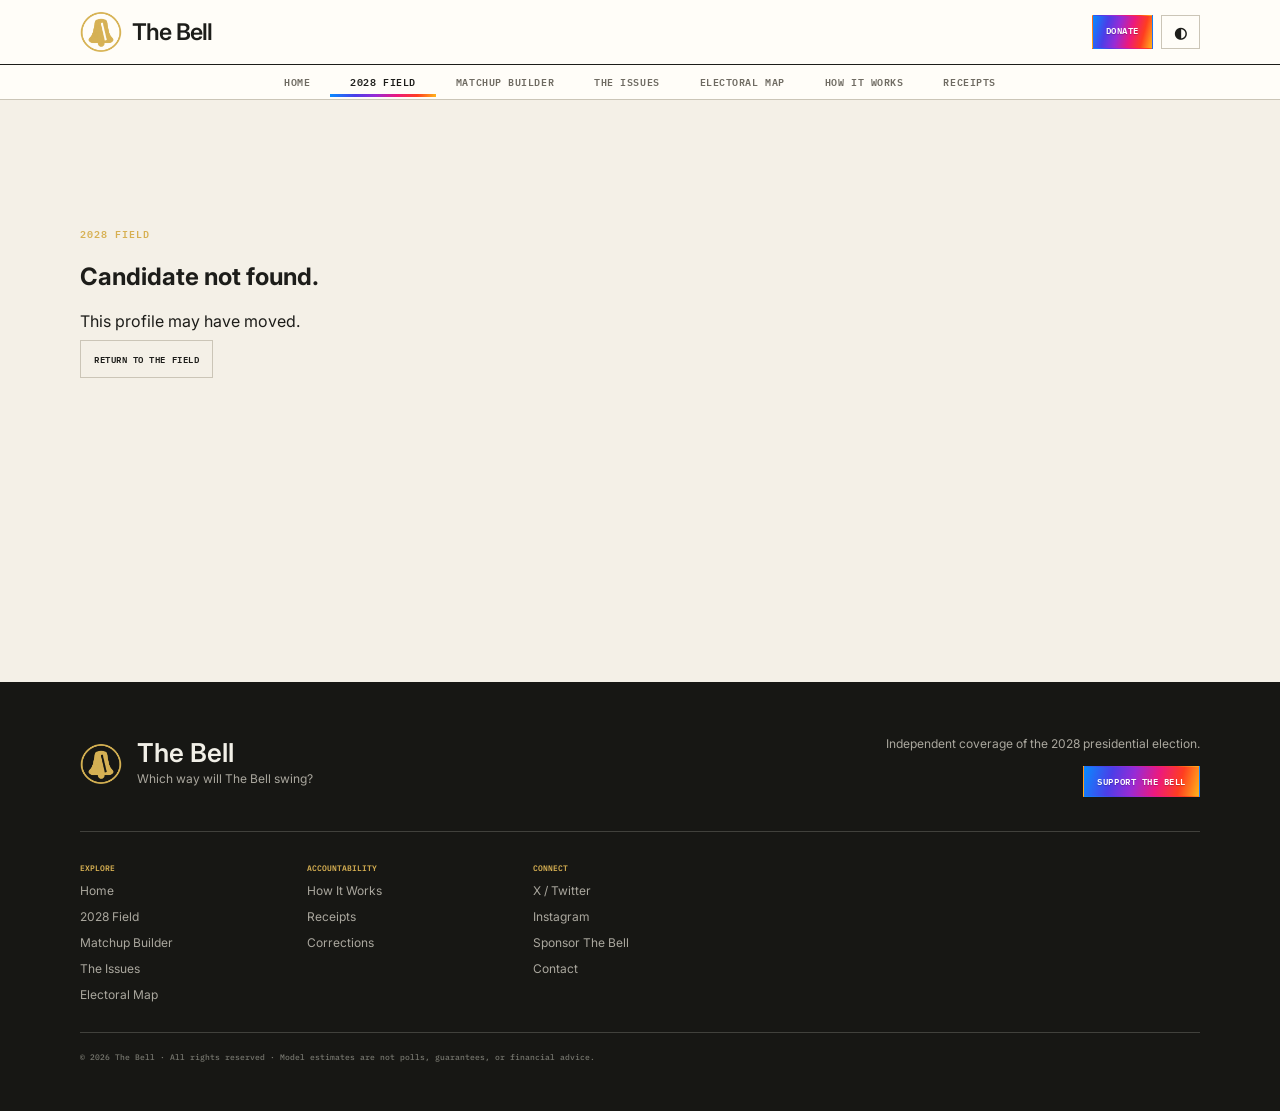
<file: candidate.html>
<!doctype html>
<html lang="en"><head>
  <meta charset="utf-8"><meta name="viewport" content="width=device-width,initial-scale=1">
  <script async src="https://pagead2.googlesyndication.com/pagead/js/adsbygoogle.js?client=ca-pub-7473608031793797" crossorigin="anonymous"></script>
  <title>2028 Candidate Profile | The Bell</title>
  <meta name="description" content="Candidate background, polling, market odds, Bell Rank, and current 2028 race status from The Bell.">
  <meta property="og:title" content="2028 Candidate Profile | The Bell"><meta property="og:description" content="The Bell’s live read of the 2028 presidential field."><meta property="og:image" content="https://thebell.vote/og-rebrand.png"><meta name="twitter:card" content="summary_large_image">
  <link rel="icon" type="image/png" sizes="32x32" href="/favicon-32-v4.png"><link rel="icon" type="image/png" sizes="16x16" href="/favicon-16-v4.png"><link rel="apple-touch-icon" sizes="180x180" href="/apple-touch-icon-v4.png"><link rel="manifest" href="/site.webmanifest"><meta name="theme-color" content="#171714"><link rel="preconnect" href="https://fonts.googleapis.com"><link href="https://fonts.googleapis.com/css2?family=Inter:wght@400;500;600&family=IBM+Plex+Mono:wght@500;600&display=swap" rel="stylesheet"><link rel="stylesheet" href="/assets/styles.css?v=20260821-profile-layout">
</head><body data-page="candidate"><div id="site-header"></div><main class="page candidate-profile-page"><div class="shell" id="candidate-profile"><div class="profile-loading">Loading candidate profile…</div></div></main><div id="site-footer"></div><script src="/assets/app.js?v=20260821-candidate-profiles"></script></body></html>
</file>
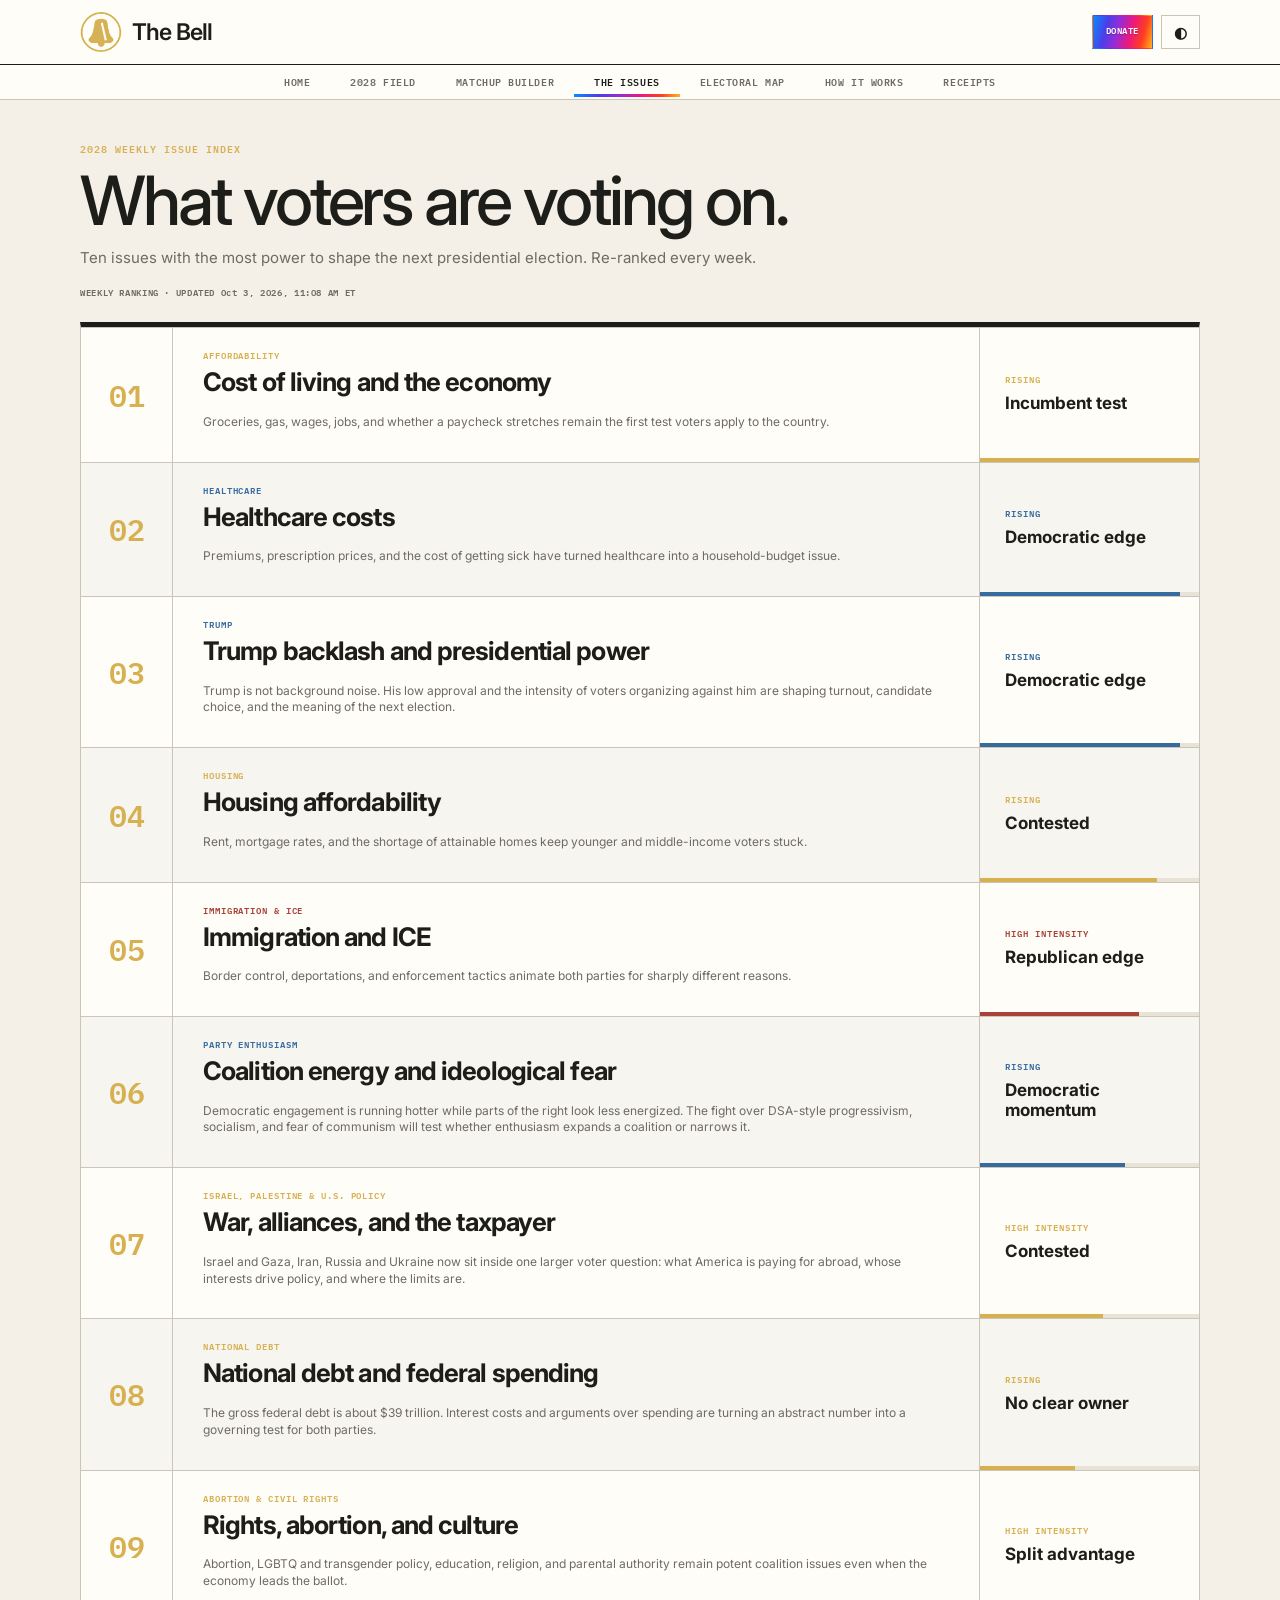
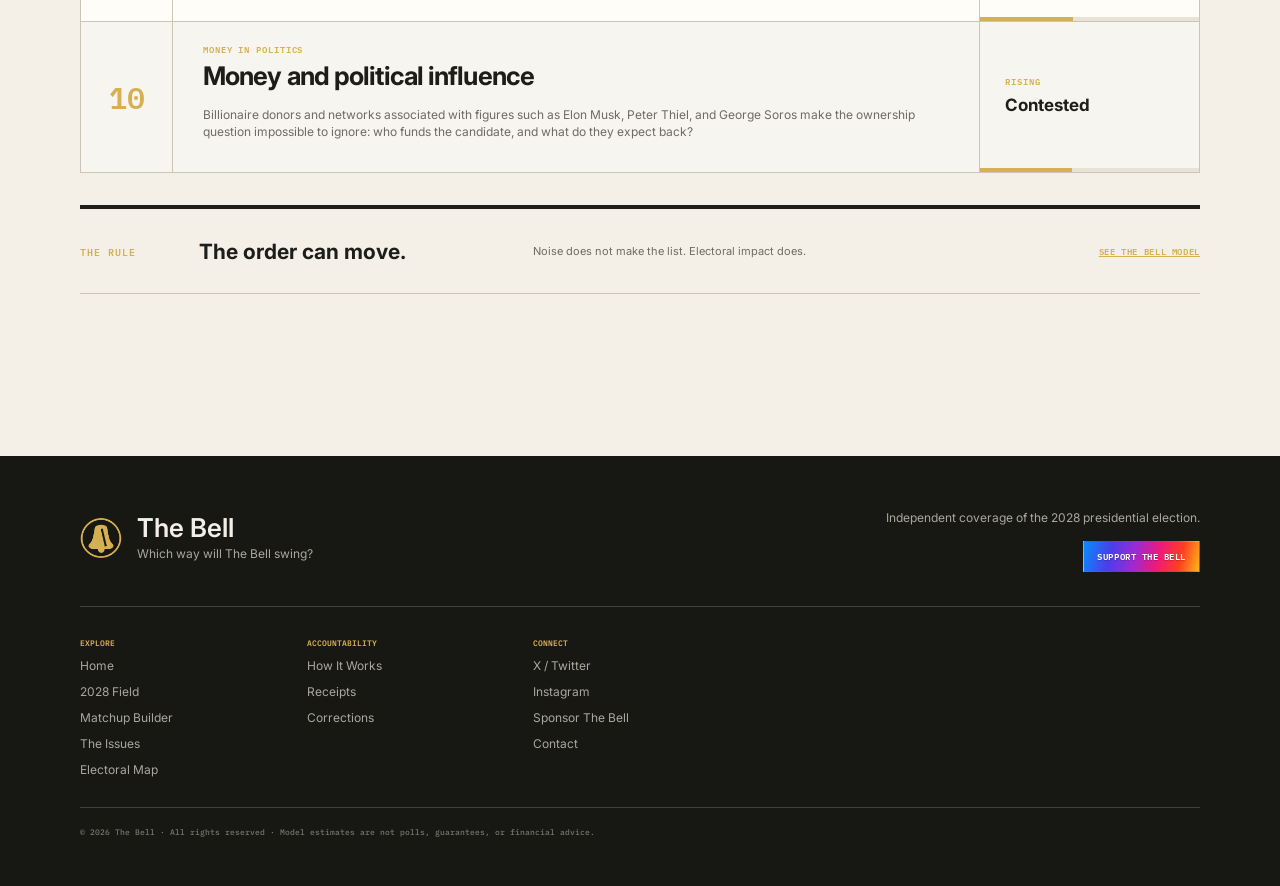
<file: issues.html>
<!doctype html>
<html lang="en">
<head>
  <meta charset="utf-8">
  <meta name="viewport" content="width=device-width,initial-scale=1">
  <script async src="https://pagead2.googlesyndication.com/pagead/js/adsbygoogle.js?client=ca-pub-7473608031793797" crossorigin="anonymous"></script>
  <title>The Issues | The Bell</title>
  <meta name="description" content="The Bell's live ranking of the issues shaping the 2028 presidential election.">
  <link rel="canonical" href="https://thebell.vote/issues.html">
  <meta property="og:title" content="The Issues | The Bell">
  <meta property="og:description" content="What voters are voting on. Ranked by electoral weight, not online noise.">
  <meta property="og:image" content="https://thebell.vote/og-rebrand.png">
  <meta property="og:url" content="https://thebell.vote/issues.html">
  <meta name="twitter:card" content="summary_large_image">
  <link rel="icon" type="image/png" sizes="32x32" href="/favicon-32-v4.png">
  <link rel="icon" type="image/png" sizes="16x16" href="/favicon-16-v4.png">
  <link rel="apple-touch-icon" sizes="180x180" href="/apple-touch-icon-v4.png">
  <link rel="manifest" href="/site.webmanifest">
  <meta name="theme-color" content="#171714">
  <link rel="preconnect" href="https://fonts.googleapis.com">
  <link href="https://fonts.googleapis.com/css2?family=Inter:wght@400;500;600&family=IBM+Plex+Mono:wght@500;600&display=swap" rel="stylesheet">
  <link rel="stylesheet" href="/assets/styles.css">
</head>
<body data-page="issues">
  <div id="site-header"></div>
  <main class="page">
    <article class="shell issues-page">
      <header class="page-intro issues-intro">
        <div class="eyebrow">2028 Weekly Issue Index</div>
        <h1>What voters are voting on.</h1>
        <p>Ten issues with the most power to shape the next presidential election. Re-ranked every week.</p>
        <div class="page-updated">WEEKLY RANKING · UPDATED <span id="issues-updated">LOADING</span></div>
      </header>

      <section class="issues-board" id="issues-board" aria-live="polite"></section>

      <section class="issues-rule">
        <span class="eyebrow">The rule</span>
        <strong>The order can move.</strong>
        <p>Noise does not make the list. Electoral impact does.</p>
        <a href="/methodology.html">See The Bell Model</a>
      </section>
      <div id="data-error" class="data-error" aria-live="polite"></div>
    </article>
  </main>
  <div id="site-footer"></div>
  <script src="/assets/app.js"></script>
</body>
</html>
</file>
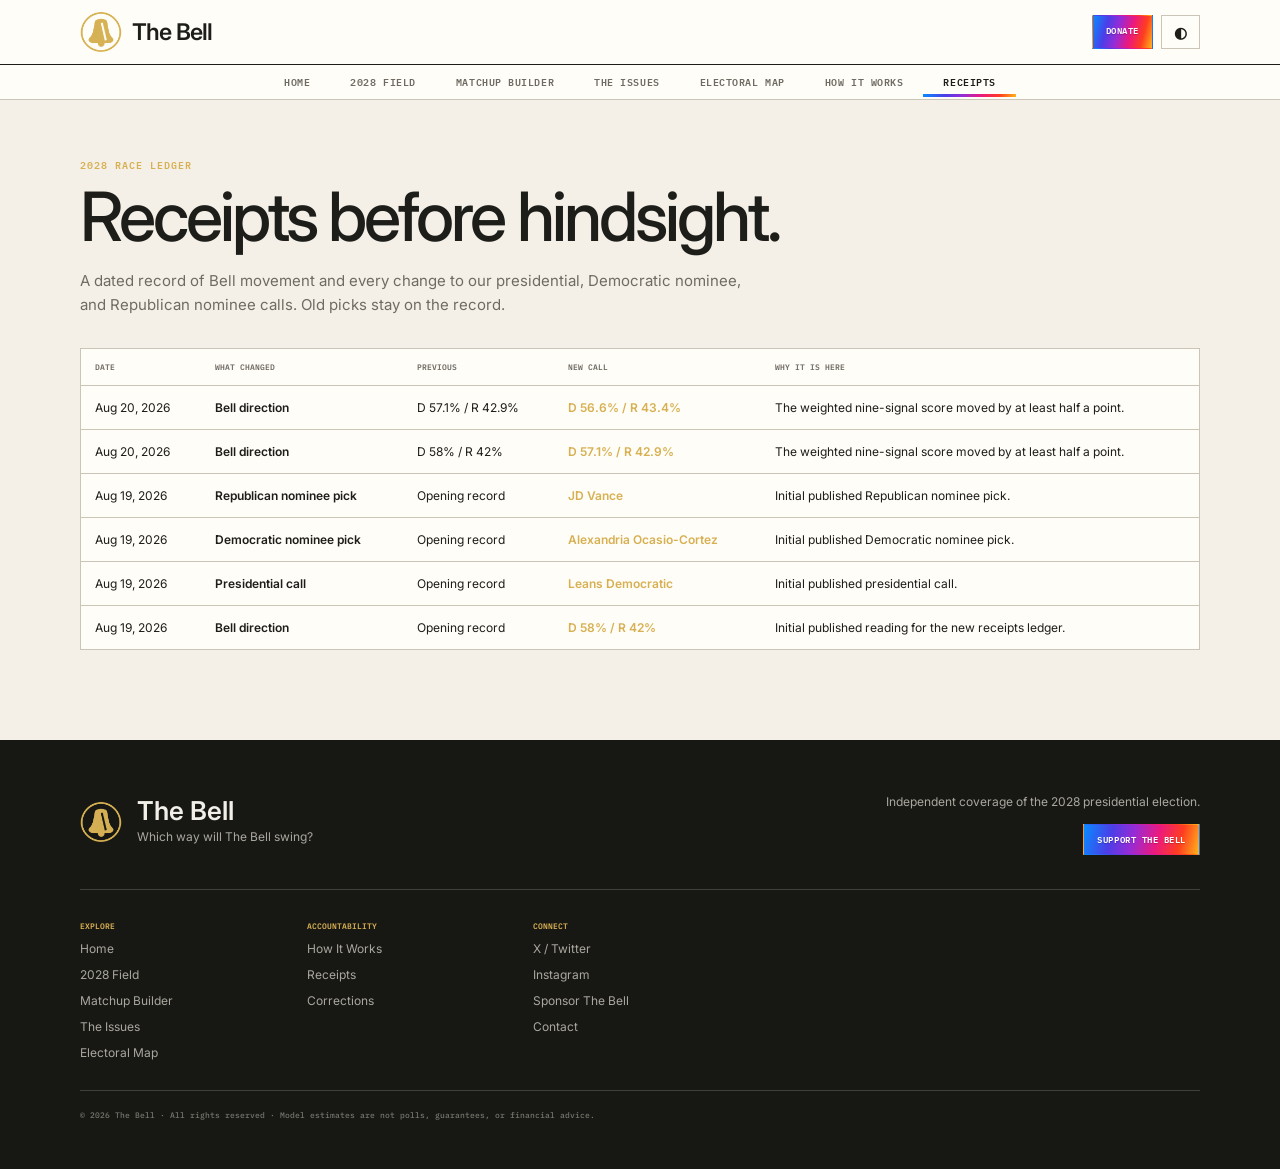
<file: ledger.html>
<!doctype html>
<html lang="en"><head>
  <meta charset="utf-8"><meta name="viewport" content="width=device-width,initial-scale=1">
  <script async src="https://pagead2.googlesyndication.com/pagead/js/adsbygoogle.js?client=ca-pub-7473608031793797" crossorigin="anonymous"></script>
  <title>2028 Race Ledger | The Bell</title>
  <meta name="description" content="A timestamped record of every material change to The Bell's 2028 presidential election reading.">
  <link rel="canonical" href="https://thebell.vote/ledger.html">
  <meta property="og:title" content="2028 Race Ledger | The Bell"><meta property="og:description" content="The calls stay on the record. Follow material changes to The Bell's 2028 election reading."><meta property="og:image" content="https://thebell.vote/og-rebrand.png"><meta property="og:url" content="https://thebell.vote/ledger.html"><meta name="twitter:card" content="summary_large_image">
  <link rel="icon" type="image/png" sizes="32x32" href="/favicon-32-v4.png"><link rel="icon" type="image/png" sizes="16x16" href="/favicon-16-v4.png"><link rel="apple-touch-icon" sizes="180x180" href="/apple-touch-icon-v4.png"><link rel="manifest" href="/site.webmanifest"><meta name="theme-color" content="#171714"><link rel="preconnect" href="https://fonts.googleapis.com"><link href="https://fonts.googleapis.com/css2?family=Inter:wght@400;500;600&family=IBM+Plex+Mono:wght@500;600&display=swap" rel="stylesheet"><link rel="stylesheet" href="/assets/styles.css">
</head><body data-page="ledger"><div id="site-header"></div><main class="page"><div class="shell"><header class="page-intro"><div class="eyebrow">2028 Race Ledger</div><h1>Receipts before hindsight.</h1><p>A dated record of Bell movement and every change to our presidential, Democratic nominee, and Republican nominee calls. Old picks stay on the record.</p></header><div id="ledger-body"></div></div></main><div id="site-footer"></div><script src="/assets/app.js"></script></body></html>
</file>
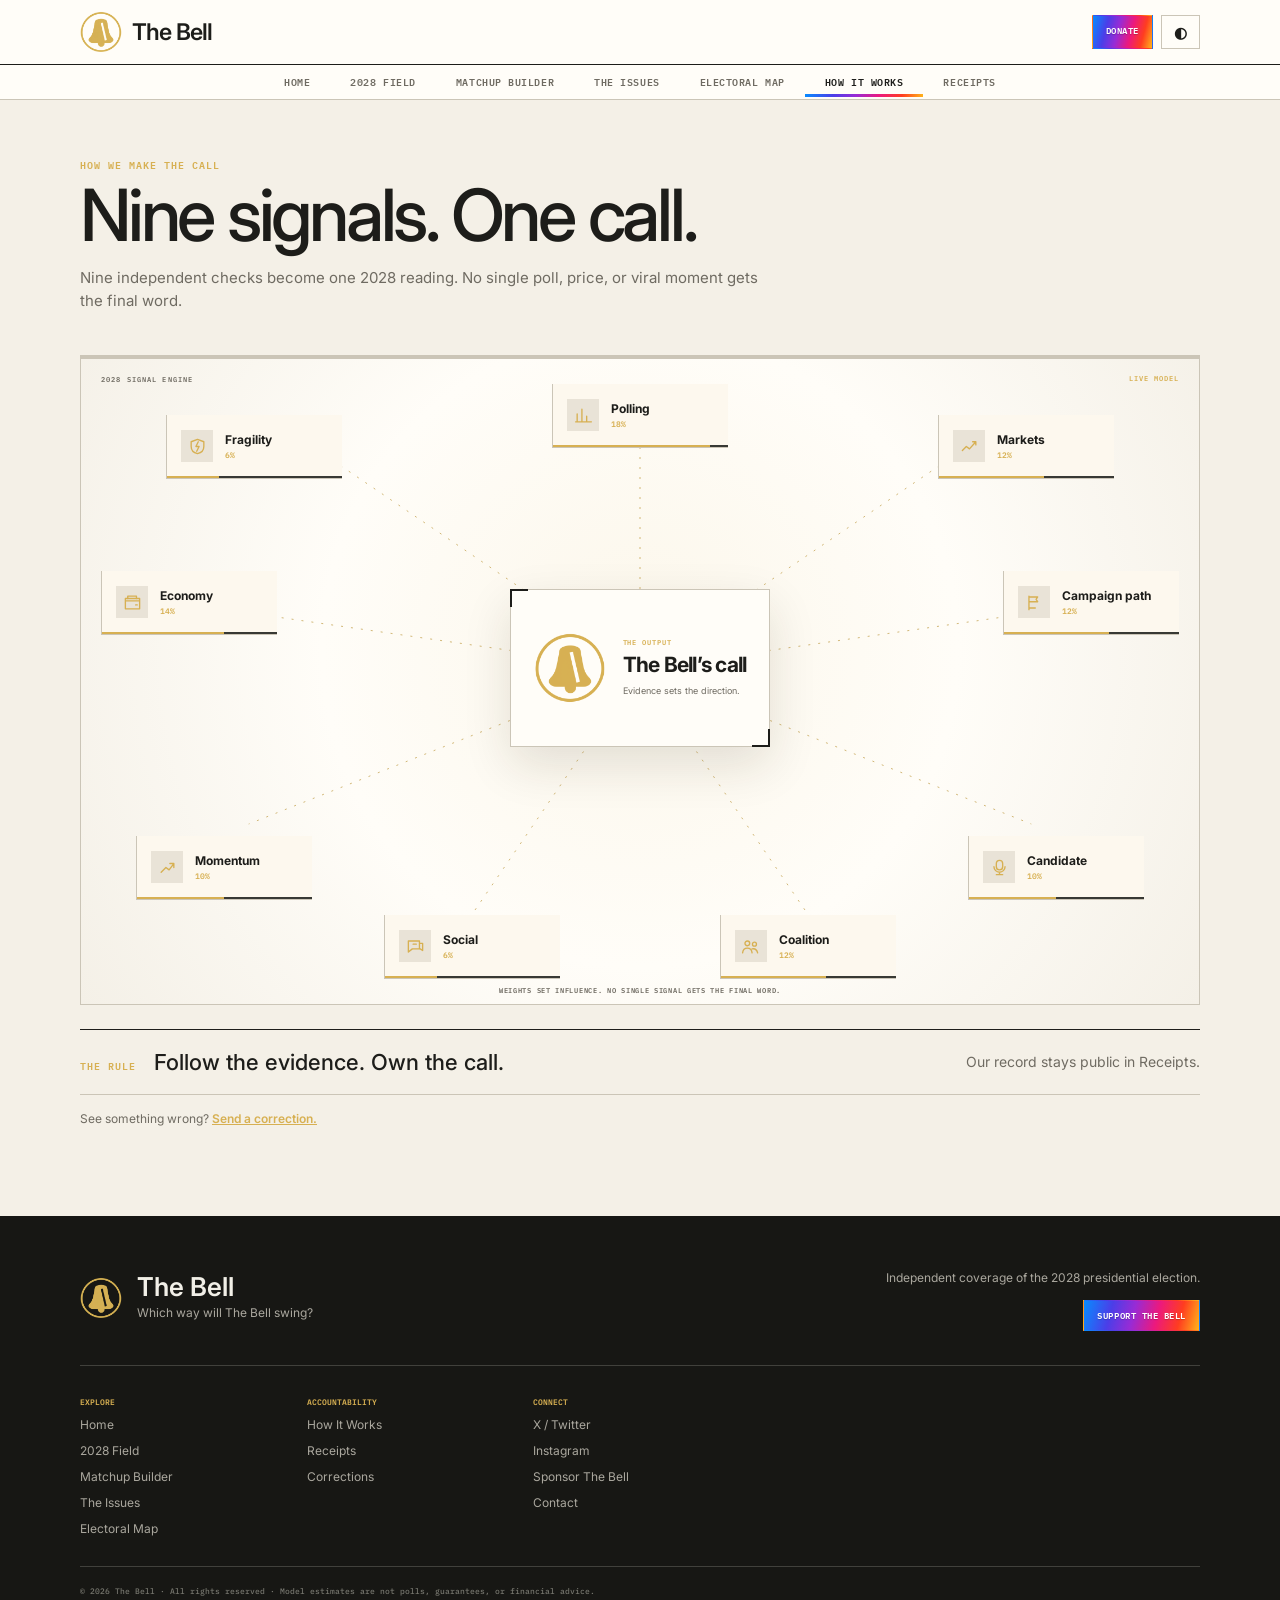
<file: methodology.html>
<!doctype html>
<html lang="en">
<head>
  <meta charset="utf-8">
  <meta name="viewport" content="width=device-width,initial-scale=1">
  <script async src="https://pagead2.googlesyndication.com/pagead/js/adsbygoogle.js?client=ca-pub-7473608031793797" crossorigin="anonymous"></script>
  <title>How It Works | The Bell</title>
  <meta name="description" content="How The Bell reads the 2028 presidential election.">
  <link rel="canonical" href="https://thebell.vote/methodology.html">
  <meta property="og:title" content="How The Bell Works | 2028 Election Tracker">
  <meta property="og:description" content="A plain-English guide to election-market percentages and The Bell's political reality check.">
  <meta property="og:image" content="https://thebell.vote/og-rebrand.png">
  <meta property="og:url" content="https://thebell.vote/methodology.html">
  <meta name="twitter:card" content="summary_large_image">
  <link rel="icon" type="image/png" sizes="32x32" href="/favicon-32-v4.png">
  <link rel="icon" type="image/png" sizes="16x16" href="/favicon-16-v4.png">
  <link rel="apple-touch-icon" sizes="180x180" href="/apple-touch-icon-v4.png">
  <link rel="manifest" href="/site.webmanifest">
  <meta name="theme-color" content="#171714">
  <link rel="preconnect" href="https://fonts.googleapis.com">
  <link href="https://fonts.googleapis.com/css2?family=Inter:wght@400;500;600&family=IBM+Plex+Mono:wght@500;600&display=swap" rel="stylesheet">
  <link rel="stylesheet" href="/assets/styles.css">
</head>
<body data-page="methodology">
  <div id="site-header"></div>
  <main class="page">
    <article class="shell method method-visual">
      <header class="page-intro compact-intro">
        <div class="eyebrow">How we make the call</div>
        <h1>Nine signals. One call.</h1>
        <p>Nine independent checks become one 2028 reading. No single poll, price, or viral moment gets the final word.</p>
      </header>

      <section class="model-network" aria-label="The nine weighted signals in The Bell Model">
        <svg class="network-lines" viewBox="0 0 1000 620" preserveAspectRatio="none" aria-hidden="true">
          <g><path d="M500 310L500 75"/><path d="M500 310L770 105"/><path d="M500 310L875 250"/><path d="M500 310L850 465"/><path d="M500 310L650 555"/><path d="M500 310L350 555"/><path d="M500 310L150 465"/><path d="M500 310L125 250"/><path d="M500 310L230 105"/></g>
        </svg>

        <div class="model-core">
          <span class="model-bell-logo" role="img" aria-label="The Bell logo"></span>
          <span class="model-core-copy"><small>The output</small><strong>The Bell’s call</strong><p>Evidence sets the direction.</p></span>
        </div>

        <button type="button" class="signal-node node-1" data-number="01" data-title="Polling" data-weight="18%" data-description="National primary polling, head-to-heads, presidential approval, and the direction of each average."><span class="signal-icon"><svg viewBox="0 0 24 24"><path d="M4 20V10M10 20V4M16 20v-7M22 20H2"/></svg></span><span><b>Polling</b><small>18%</small></span></button>
        <button type="button" class="signal-node node-2" data-number="02" data-title="Markets" data-weight="12%" data-description="Fresh Polymarket and Kalshi prices, kept separate and compared with the rest of the evidence."><span class="signal-icon"><svg viewBox="0 0 24 24"><path d="m3 17 5-5 4 3 8-9M16 6h4v4"/></svg></span><span><b>Markets</b><small>12%</small></span></button>
        <button type="button" class="signal-node node-3" data-number="03" data-title="Campaign path" data-weight="12%" data-description="Fundraising, organization, endorsements, ballot access, and whether the primary calendar creates an opening."><span class="signal-icon"><svg viewBox="0 0 24 24"><path d="M5 21V4m0 1h11l-2 3 2 3H5M5 19h8"/></svg></span><span><b>Campaign path</b><small>12%</small></span></button>
        <button type="button" class="signal-node node-4" data-number="04" data-title="Candidate quality" data-weight="10%" data-description="Communication under pressure, interviews, debates, judgment, and performance in unscripted moments."><span class="signal-icon"><svg viewBox="0 0 24 24"><rect x="8" y="3" width="8" height="12" rx="4"/><path d="M5 11a7 7 0 0 0 14 0M12 18v3M8 21h8"/></svg></span><span><b>Candidate</b><small>10%</small></span></button>
        <button type="button" class="signal-node node-5" data-number="05" data-title="Coalition strength" data-weight="12%" data-description="Base intensity versus broad appeal. We ask whether a candidate can win the primary without shrinking the party, then hold that coalition in a general election."><span class="signal-icon"><svg viewBox="0 0 24 24"><circle cx="8" cy="8" r="3"/><circle cx="17" cy="9" r="2.5"/><path d="M2 20c.5-4 2.5-6 6-6s5.5 2 6 6M14 15c3.5-.8 6 1 7 5"/></svg></span><span><b>Coalition</b><small>12%</small></span></button>
        <button type="button" class="signal-node node-6" data-number="06" data-title="Social sentiment" data-weight="6%" data-description="Organic attention and real virality, separated from manufactured engagement and empty fame."><span class="signal-icon"><svg viewBox="0 0 24 24"><path d="M3 5h14v10H8l-5 4V5Z"/><path d="M9 9h4M18 8h3v9l-3-2"/></svg></span><span><b>Social</b><small>6%</small></span></button>
        <button type="button" class="signal-node node-7" data-number="07" data-title="Momentum" data-weight="10%" data-description="The direction and speed of change, separated from a candidate’s current level of support."><span class="signal-icon"><svg viewBox="0 0 24 24"><path d="M4 18 10 12l4 3 6-8M15 7h5v5"/></svg></span><span><b>Momentum</b><small>10%</small></span></button>
        <button type="button" class="signal-node node-8" data-number="08" data-title="Economic backdrop" data-weight="14%" data-description="Approval, inflation, jobs, income, and what voters are feeling in their everyday lives."><span class="signal-icon"><svg viewBox="0 0 24 24"><path d="M3 7h18v13H3zM3 10h18M16 15h2"/><path d="M6 7V4h11v3"/></svg></span><span><b>Economy</b><small>14%</small></span></button>
        <button type="button" class="signal-node node-9" data-number="09" data-title="Fragility" data-weight="6%" data-description="The weakness most likely to break a candidacy, plus whether the candidate is positioned as an insider or insurgent."><span class="signal-icon"><svg viewBox="0 0 24 24"><path d="M12 3 4 6v6c0 5 3.5 8 8 9 4.5-1 8-4 8-9V6l-8-3Z"/><path d="m13 6-3 6h4l-3 6"/></svg></span><span><b>Fragility</b><small>6%</small></span></button>

        <p class="network-caption">Weights set influence. No single signal gets the final word.</p>
      </section>

      <section class="method-bottom">
        <div><span class="eyebrow">The rule</span><h2>Follow the evidence. Own the call.</h2></div>
        <p>Our record stays public in Receipts.</p>
      </section>

      <div class="correction-line">See something wrong? <a href="mailto:libertybellvote@gmail.com?subject=Correction">Send a correction.</a></div>
    </article>
  </main>
  <div id="site-footer"></div>
  <script src="/assets/app.js"></script>
</body>
</html>
</file>
<file: assets/styles.css>
:root{--bg:#f4f0e7;--surface:#fffdf8;--ink:#1d1d1a;--muted:#6f6b62;--line:#cbc5b7;--soft:#e9e3d7;--red:#a94339;--blue:#376b9f;--gold:#d7b052;--green:#317653;--bell-spectrum:linear-gradient(105deg,#078cff 0%,#4b3ee8 24%,#982bd5 43%,#ec197d 63%,#ff3d20 82%,#ffb51b 100%);--shadow:0 12px 35px rgba(34,31,24,.08);--serif:Georgia,"Times New Roman",serif;--sans:Inter,Arial,sans-serif;--mono:"IBM Plex Mono",monospace}
body.dark{--bg:#111210;--surface:#191a18;--ink:#eeece4;--muted:#aaa79e;--line:#3d3e39;--soft:#252622;--red:#d36157;--blue:#72a0d1;--gold:#d7b052;--green:#69ad85;--shadow:none}
*{box-sizing:border-box}html{scroll-behavior:smooth}body{margin:0;background:var(--bg);color:var(--ink);font-family:var(--sans);-webkit-font-smoothing:antialiased;transition:background .2s,color .2s}a{color:inherit}button,input{font:inherit}.shell{width:min(1120px,calc(100% - 44px));margin:auto}.mono{font-family:var(--mono);font-variant-numeric:tabular-nums}.eyebrow{font:600 10px/1.2 var(--mono);letter-spacing:.1em;text-transform:uppercase;color:var(--gold)}.muted{color:var(--muted)}
.utility{border-bottom:1px solid var(--line);font:500 9px/31px var(--mono);letter-spacing:.07em;text-transform:uppercase;color:var(--muted)}.utility .shell{display:flex;justify-content:space-between}.live{display:flex;align-items:center;gap:8px;color:var(--ink)}.live:before{content:"";width:6px;height:6px;border-radius:50%;background:var(--red)}
.masthead{background:var(--surface)}.masthead-main{min-height:105px;display:grid;grid-template-columns:1fr auto 1fr;align-items:center;gap:24px}.brand{text-align:center;text-decoration:none}.brand-name{font:400 clamp(31px,4.5vw,48px)/1 var(--serif);letter-spacing:-.035em}.brand-formal{display:block;margin-top:8px;font:500 8px/1 var(--mono);letter-spacing:.12em;text-transform:uppercase;color:var(--muted)}.mast-note{font:500 10px/1.6 var(--mono);color:var(--muted)}.mast-actions{display:flex;justify-content:flex-end;gap:8px}.btn,.theme-toggle{border:1px solid var(--line);background:transparent;color:var(--ink);padding:10px 13px;font:600 9px/1 var(--mono);letter-spacing:.06em;text-transform:uppercase;text-decoration:none;cursor:pointer}.btn.primary{background:var(--ink);border-color:var(--ink);color:var(--surface)}.theme-toggle{width:39px;padding:0;font-size:15px}.btn:hover,.theme-toggle:hover{border-color:var(--gold);color:var(--gold)}
.nav{background:var(--surface);border-top:1px solid var(--ink);border-bottom:1px solid var(--line)}.nav .shell{display:flex;justify-content:center;overflow:auto}.nav a{padding:15px 22px;text-decoration:none;white-space:nowrap;font:600 10px/1 var(--mono);letter-spacing:.055em;text-transform:uppercase;color:var(--muted);border-bottom:2px solid transparent}.nav a:hover{color:var(--ink)}.nav a.active{color:var(--ink);border-bottom-color:var(--gold)}
.page{padding:58px 0 90px}.page-intro{max-width:760px;margin-bottom:46px}.page-intro h1{font:400 clamp(43px,6vw,68px)/1.02 var(--serif);letter-spacing:-.045em;margin:12px 0 18px}.page-intro p{font-size:18px;line-height:1.65;color:var(--muted);margin:0}.meta{font:500 10px/1.5 var(--mono);color:var(--muted);text-transform:uppercase}
.forecast-layout{display:grid;grid-template-columns:minmax(0,1.65fr) minmax(270px,.75fr);gap:50px}.forecast-card{background:var(--surface);border:1px solid var(--line);padding:35px;box-shadow:var(--shadow)}.forecast-top{display:flex;justify-content:space-between;align-items:end;gap:20px;padding-bottom:23px;border-bottom:1px solid var(--line)}.rating{font:400 clamp(30px,4vw,44px)/1 var(--serif)}.updated{text-align:right;font:500 9px/1.5 var(--mono);color:var(--muted);text-transform:uppercase}.probabilities{display:grid;grid-template-columns:1fr auto 1fr;gap:20px;align-items:center;margin:35px 0 25px}.party:last-child{text-align:right}.party-num{font:500 clamp(47px,7vw,76px)/.9 var(--mono);letter-spacing:-.08em}.party.dem .party-num{color:var(--blue)}.party.rep .party-num{color:var(--red)}.party-name{margin-top:10px;font:600 10px/1 var(--mono);letter-spacing:.08em;text-transform:uppercase}.versus{font:500 9px/1 var(--mono);color:var(--muted)}.forecast-bar{height:12px;display:flex;background:var(--soft);position:relative}.forecast-bar .dem{background:var(--blue)}.forecast-bar .rep{background:var(--red)}.mid{position:absolute;left:50%;top:-4px;bottom:-4px;width:1px;background:var(--ink)}.forecast-explain{font-size:15px;line-height:1.65;color:var(--muted);margin:25px 0 0}.text-link{font:600 9px/1 var(--mono);letter-spacing:.06em;text-transform:uppercase;color:var(--gold)}
.sidebar-title,.section-title{font:400 25px/1.15 var(--serif);padding-bottom:12px;border-bottom:1px solid var(--ink);margin:0}.signal{padding:22px 0;border-bottom:1px solid var(--line)}.signal h3{font:600 17px/1.35 var(--sans);margin:8px 0}.signal p{font-size:13px;line-height:1.6;color:var(--muted);margin:0}.facts{display:grid;grid-template-columns:repeat(3,1fr);gap:18px;margin-top:26px}.fact{padding:20px;background:var(--soft)}.fact strong{display:block;font:500 25px/1 var(--mono)}.fact span{display:block;margin-top:7px;font:600 8px/1.4 var(--mono);text-transform:uppercase;letter-spacing:.07em;color:var(--muted)}
.section-block{margin-top:65px}.section-head{display:flex;justify-content:space-between;align-items:end;gap:25px;margin-bottom:26px}.section-head h2{font:400 35px/1.05 var(--serif);letter-spacing:-.03em;margin:0}.section-head p{max-width:500px;margin:0;font-size:14px;line-height:1.55;color:var(--muted)}.quick-grid{display:grid;grid-template-columns:repeat(3,1fr);gap:20px}.quick-card{background:var(--surface);border:1px solid var(--line);padding:24px;text-decoration:none;min-height:170px;display:flex;flex-direction:column}.quick-card h3{font:400 23px/1.15 var(--serif);margin:10px 0}.quick-card p{font-size:13px;line-height:1.55;color:var(--muted);margin:0}.quick-card span:last-child{margin-top:auto;padding-top:20px;font:600 9px/1 var(--mono);text-transform:uppercase;color:var(--gold)}
.party-switch{display:flex;gap:8px;margin-bottom:28px}.party-switch button{border:1px solid var(--line);background:var(--surface);color:var(--muted);padding:10px 16px;font:600 9px/1 var(--mono);text-transform:uppercase;cursor:pointer}.party-switch button.active{background:var(--ink);color:var(--surface);border-color:var(--ink)}.candidate-grid{display:grid;grid-template-columns:repeat(3,1fr);gap:25px}.candidate-card{background:var(--surface);border:1px solid var(--line);overflow:hidden;box-shadow:var(--shadow)}.candidate-photo{aspect-ratio:4/3;background:var(--soft);overflow:hidden;position:relative}.candidate-photo img{width:100%;height:100%;object-fit:cover;object-position:center 20%;filter:saturate(.8);transition:transform .3s}.candidate-card:hover img{transform:scale(1.02)}.standing{position:absolute;left:13px;top:13px;background:var(--surface);color:var(--ink);padding:7px 9px;font:600 9px/1 var(--mono);text-transform:uppercase;border:1px solid var(--line)}.candidate-body{padding:22px}.candidate-body h2{font:400 27px/1.1 var(--serif);margin:0}.role{font:500 9px/1.5 var(--mono);color:var(--muted);margin-top:5px}.candidate-metrics{display:grid;grid-template-columns:1fr 1fr 1fr;margin:20px 0;border-top:1px solid var(--line);border-bottom:1px solid var(--line)}.candidate-metric{padding:13px 7px}.candidate-metric+ .candidate-metric{border-left:1px solid var(--line)}.candidate-metric strong{display:block;font:500 18px/1 var(--mono)}.candidate-metric span{font:500 7px/1 var(--mono);text-transform:uppercase;color:var(--muted)}.pulse.up{color:var(--green)}.pulse.down{color:var(--red)}.candidate-take{font-size:13px;line-height:1.55;margin:0}.candidate-details{margin-top:16px}.candidate-details summary{cursor:pointer;font:600 9px/1 var(--mono);text-transform:uppercase;color:var(--gold)}.candidate-details p{font-size:12px;line-height:1.55;color:var(--muted)}
.market-list{display:grid;gap:25px}.market-card{background:var(--surface);border:1px solid var(--line);padding:30px;display:grid;grid-template-columns:minmax(220px,.8fr) 1.2fr;gap:40px}.market-card h2{font:400 28px/1.15 var(--serif);margin:8px 0}.our-call{font-size:14px;line-height:1.6;color:var(--muted)}.outcome{display:grid;grid-template-columns:150px 1fr 55px;gap:12px;align-items:center;margin:11px 0;font-size:12px}.outcome-bar{height:8px;background:var(--soft)}.outcome-fill{display:block;height:100%;background:var(--gold)}.outcome-value{text-align:right;font:500 11px/1 var(--mono)}
.method{max-width:820px}.method h2{font:400 31px/1.1 var(--serif);margin:52px 0 18px;padding-top:18px;border-top:1px solid var(--ink)}.method p,.method li{font-size:16px;line-height:1.7}.method table{width:100%;border-collapse:collapse;margin:20px 0}.method th,.method td{text-align:left;padding:13px;border-bottom:1px solid var(--line)}.method th{font:600 9px/1 var(--mono);text-transform:uppercase}.formula{background:var(--ink);color:var(--surface);padding:22px;font:500 12px/1.8 var(--mono);overflow:auto}.notice{background:var(--soft);padding:22px;border-left:3px solid var(--gold)}
.ledger-scroll{overflow-x:auto}.ledger-table{width:100%;min-width:760px;border-collapse:collapse;background:var(--surface);border:1px solid var(--line)}.ledger-table th,.ledger-table td{text-align:left;padding:14px;border-bottom:1px solid var(--line);font-size:12px}.ledger-table th{font:600 8px/1 var(--mono);text-transform:uppercase;color:var(--muted)}.ledger-table td:first-child{white-space:nowrap}.ledger-table td strong{font-weight:600}.empty-state{padding:45px;text-align:center;color:var(--muted);background:var(--surface);border:1px solid var(--line)}
footer{border-top:1px solid var(--line);background:var(--surface);padding:38px 0}.footer-grid{display:grid;grid-template-columns:2fr repeat(3,1fr);gap:30px}.footer-name{font:400 28px/1 var(--serif)}.footer-col strong{font:600 8px/1 var(--mono);text-transform:uppercase;color:var(--gold)}.footer-col a{display:block;margin-top:11px;text-decoration:none;font-size:12px;color:var(--muted)}.copyright{margin-top:30px;padding-top:18px;border-top:1px solid var(--line);font:500 8px/1.5 var(--mono);color:var(--muted)}
@media(max-width:850px){.masthead-main{grid-template-columns:1fr auto}.mast-note{display:none}.brand{text-align:left}.forecast-layout{grid-template-columns:1fr}.candidate-grid{grid-template-columns:1fr 1fr}.market-card{grid-template-columns:1fr}.quick-grid{grid-template-columns:1fr 1fr}.footer-grid{grid-template-columns:1fr 1fr}.footer-name{grid-column:1/-1}}
@media(max-width:560px){.shell{width:calc(100% - 28px)}.utility .shell{justify-content:center}.utility span:last-child{display:none}.masthead-main{min-height:82px}.brand-name{font-size:30px}.mast-actions .btn{display:none}.nav .shell{width:100%;justify-content:flex-start}.nav a{padding:13px 15px}.page{padding:38px 0 65px}.page-intro{margin-bottom:32px}.page-intro h1{font-size:44px}.forecast-card{padding:22px}.forecast-top{display:block}.updated{text-align:left;margin-top:12px}.probabilities{gap:8px}.party-num{font-size:38px}.facts{grid-template-columns:1fr}.quick-grid,.candidate-grid{grid-template-columns:1fr}.section-head{display:block}.section-head p{margin-top:10px}.outcome{grid-template-columns:105px 1fr 45px}.footer-grid{grid-template-columns:1fr 1fr}}

/* The Bell: visual market dashboard */
.bell-page{padding-top:42px}.bell-intro{display:grid;grid-template-columns:1.45fr .7fr;align-items:end;gap:55px;margin-bottom:30px}.bell-intro h1{font:400 clamp(53px,7.5vw,92px)/.85 var(--serif);letter-spacing:-.07em;margin:13px 0 0}.bell-intro-copy{border-left:1px solid var(--line);padding-left:28px}.bell-intro-copy p{font-size:15px;line-height:1.6;color:var(--muted)}
.bell-dashboard{display:grid;grid-template-columns:minmax(330px,.82fr) minmax(0,1.18fr);background:var(--surface);border:1px solid var(--ink);box-shadow:var(--shadow)}.bell-visual{min-height:505px;background:var(--ink);color:var(--surface);padding:28px;display:flex;flex-direction:column}.swing-label{font:600 10px/1 var(--mono);letter-spacing:.1em;text-transform:uppercase;color:var(--gold);text-align:center}.swing-stage{position:relative;flex:1;min-height:340px;border-bottom:1px solid #4d4d46;overflow:hidden}.swing-scale{position:absolute;inset:24px 8px auto;display:flex;justify-content:space-between;font:600 9px/1 var(--mono);letter-spacing:.09em;color:#85857d}.swing-scale:after{content:"";position:absolute;left:50%;top:22px;height:250px;border-left:1px dashed #4d4d46}.swing-arm{position:absolute;left:50%;top:48px;width:150px;height:285px;margin-left:-75px;transform-origin:50% 0;transition:transform .8s cubic-bezier(.25,.8,.25,1)}.swing-rope{position:absolute;left:50%;top:0;width:2px;height:150px;background:var(--gold)}.bell-shape{position:absolute;left:29px;top:139px;width:92px;height:105px;background:var(--gold);border-radius:46px 46px 12px 12px;clip-path:polygon(30% 0,70% 0,84% 18%,91% 75%,100% 90%,100% 100%,0 100%,0 90%,9% 75%,16% 18%)}.bell-shape:after{content:"";position:absolute;left:43px;bottom:-13px;width:18px;height:18px;border-radius:50%;background:var(--gold)}.bell-shape i{position:absolute;left:48px;top:27px;width:3px;height:68px;background:var(--ink);transform:rotate(-9deg);box-shadow:7px 31px 0 -1px var(--ink)}.swing-reading{text-align:center;padding-top:18px}.swing-reading strong{display:block;font:400 26px/1.1 var(--serif)}.swing-reading span{display:block;margin-top:7px;font:500 8px/1 var(--mono);letter-spacing:.08em;text-transform:uppercase;color:#96968e}
.bell-data{padding:38px}.bell-call{display:flex;justify-content:space-between;align-items:end;gap:20px;padding-bottom:20px;border-bottom:1px solid var(--line)}.bell-call h2{font:400 36px/1 var(--serif);margin:7px 0 0}.bell-data .probabilities{margin:32px 0 24px}.market-interpretation{margin-top:26px;background:var(--soft);border-left:3px solid var(--gold);padding:18px;font-size:13px;line-height:1.6}.market-interpretation strong{color:var(--ink)}
.market-tape{display:grid;grid-template-columns:repeat(4,1fr);border:1px solid var(--line);border-top:0;background:var(--surface)}.market-tape>div{padding:17px 20px}.market-tape>div+div{border-left:1px solid var(--line)}.market-tape strong{display:block;margin-top:4px;font:500 20px/1 var(--mono)}.tape-label{font:500 7px/1 var(--mono);letter-spacing:.08em;text-transform:uppercase;color:var(--muted)}
.bell-grid{display:grid;grid-template-columns:1fr 1fr .95fr;gap:22px;margin-top:48px}.board-panel,.context-panel{background:var(--surface);border:1px solid var(--line);padding:24px}.panel-head{display:flex;justify-content:space-between;align-items:end;gap:12px;padding-bottom:17px;border-bottom:1px solid var(--ink)}.panel-head h2,.context-panel h2{font:400 24px/1.1 var(--serif);margin:6px 0 0}.panel-head a{font:600 8px/1 var(--mono);text-transform:uppercase;color:var(--gold)}.field-line{display:grid;grid-template-columns:20px minmax(95px,1fr) 1fr 40px;align-items:center;gap:8px;padding:13px 0;border-bottom:1px solid var(--line);font-size:11px}.field-rank{font:500 9px/1 var(--mono);color:var(--muted)}.field-person{font-weight:600}.field-track{height:5px;background:var(--soft)}.field-track i{display:block;height:100%;background:var(--gold)}.field-line strong{text-align:right;font:500 10px/1 var(--mono)}.context-panel p{font-size:13px;line-height:1.6;color:var(--muted)}.context-panel hr{border:0;border-top:1px solid var(--line);margin:24px 0}
.why-return{display:grid;grid-template-columns:1fr 1.2fr;gap:60px;align-items:start;margin-top:62px;padding-top:38px;border-top:1px solid var(--ink)}.why-return h2{font:400 39px/1.08 var(--serif);letter-spacing:-.035em;margin:10px 0}.return-list p{display:grid;grid-template-columns:45px 1fr;gap:15px;margin:0;padding:14px 0;border-bottom:1px solid var(--line)}.return-list strong{font:500 12px/1 var(--mono);color:var(--gold)}.return-list span{font-size:14px}
@media(max-width:900px){.bell-intro{grid-template-columns:1fr}.bell-intro-copy{border-left:0;padding-left:0;max-width:650px}.bell-dashboard{grid-template-columns:1fr}.bell-visual{min-height:440px}.bell-grid{grid-template-columns:1fr 1fr}.context-panel{grid-column:1/-1}.why-return{grid-template-columns:1fr}.market-tape{grid-template-columns:1fr 1fr}.market-tape>div:nth-child(3){border-left:0;border-top:1px solid var(--line)}.market-tape>div:nth-child(4){border-top:1px solid var(--line)}}
@media(max-width:560px){.bell-intro h1{font-size:52px}.bell-dashboard{margin-left:-1px;margin-right:-1px}.bell-data{padding:23px}.bell-visual{min-height:410px}.swing-stage{min-height:300px}.swing-arm{top:42px}.bell-call{display:block}.bell-call .text-link{display:inline-block;margin-top:12px}.bell-grid{grid-template-columns:1fr}.context-panel{grid-column:auto}.market-tape{grid-template-columns:1fr 1fr}.why-return{gap:25px}}

/* Public-facing refinement */
:root{--serif:Inter,Arial,sans-serif}.masthead-main{min-height:84px;display:flex;justify-content:space-between}.brand{display:flex;align-items:center;gap:12px;text-align:left}.brand-name{font:600 26px/1 var(--sans);letter-spacing:-.035em}.brand-formal{margin-top:5px}.brand-mark-image{display:block;width:42px;height:42px;object-fit:contain;flex:0 0 auto}.brand-mark{width:37px;height:37px;border:1.5px solid var(--gold);border-radius:50%;position:relative;display:inline-block;flex:0 0 auto}.brand-mark:before{content:"";position:absolute;left:10px;right:10px;top:9px;height:15px;background:var(--gold);border-radius:9px 9px 3px 3px;clip-path:polygon(25% 0,75% 0,88% 68%,100% 88%,100% 100%,0 100%,0 88%,12% 68%)}.brand-mark:after{content:"";position:absolute;left:17px;top:23px;width:5px;height:5px;background:var(--gold);border-radius:50%}.brand-mark i{position:absolute;left:18px;top:11px;width:1px;height:13px;background:var(--surface);z-index:1;transform:rotate(-10deg)}.btn.donate{background:var(--gold);border-color:var(--gold);color:#171714}.btn.donate:hover{background:var(--ink);color:var(--surface);border-color:var(--ink)}
.bell-intro h1,.bell-call h2,.swing-reading strong,.panel-head h2,.context-panel h2,.why-return h2,.page-intro h1,.candidate-body h2,.market-card h2,.method h2{font-family:var(--sans);font-weight:500}.bell-intro h1{line-height:.92;letter-spacing:-.065em}.bell-call h2{letter-spacing:-.035em}.candidate-photo{aspect-ratio:4/4.5;background:linear-gradient(145deg,var(--soft),var(--surface))}.candidate-photo:after{content:"";position:absolute;inset:auto 0 0;height:45%;background:linear-gradient(transparent,rgba(10,10,8,.45));pointer-events:none}.candidate-photo img{object-position:center top;filter:saturate(.9) contrast(1.04)}.candidate-card:nth-child(3n+1) .candidate-photo{background:linear-gradient(145deg,color-mix(in srgb,var(--blue) 18%,var(--soft)),var(--surface))}.candidate-card:nth-child(3n+2) .candidate-photo{background:linear-gradient(145deg,color-mix(in srgb,var(--gold) 20%,var(--soft)),var(--surface))}.candidate-card:nth-child(3n) .candidate-photo{background:linear-gradient(145deg,color-mix(in srgb,var(--red) 15%,var(--soft)),var(--surface))}.standing{z-index:2}.read-grid{display:grid;grid-template-columns:repeat(3,1fr);gap:20px;margin-top:42px}.read-card{background:var(--surface);border-top:3px solid var(--gold);padding:24px;min-height:190px}.read-card h2{font-size:20px;line-height:1.25;font-weight:600;margin:10px 0}.read-card p{font-size:13px;line-height:1.6;color:var(--muted)}.field-boards{display:grid;grid-template-columns:1fr 1fr;gap:22px;margin-top:22px}
footer{background:#171714;color:#f1efe7;border:0;padding:48px 0}.footer-lead{display:flex;justify-content:space-between;align-items:center;gap:40px;padding-bottom:34px;border-bottom:1px solid #41413c}.footer-lockup{display:flex;align-items:center;gap:15px}.brand-mark.light{border-color:var(--gold)}.brand-mark.light i{background:#171714}.footer-name{font:600 26px/1 var(--sans)}.footer-lockup p,.footer-support p{margin:5px 0 0;color:#aaa79e;font-size:12px}.footer-support{max-width:440px;text-align:right}.footer-support .btn{display:inline-block;margin-top:14px}.footer-grid{grid-template-columns:repeat(3,1fr);max-width:650px;margin-top:32px}.footer-col a{color:#aaa79e}.copyright{border-color:#41413c;color:#77776f}
@media(max-width:850px){.read-grid{grid-template-columns:1fr 1fr}.read-card:last-child{grid-column:1/-1}.field-boards{grid-template-columns:1fr}.footer-lead{display:block}.footer-support{text-align:left;margin-top:28px}}
@media(max-width:560px){.brand-name{font-size:23px}.brand-mark{width:34px;height:34px}.read-grid{grid-template-columns:1fr}.read-card:last-child{grid-column:auto}.footer-grid{grid-template-columns:1fr 1fr}.footer-lead{padding-bottom:28px}}

/* Bell direction and market-board hierarchy */
.bell-visual{background:var(--surface);color:var(--ink);border-right:1px solid var(--line)}
.bell-visual.lead-dem{box-shadow:inset 0 5px 0 var(--blue)}
.bell-visual.lead-rep{box-shadow:inset 0 5px 0 var(--red)}
.bell-visual.lead-dem .swing-label{color:var(--blue)}
.bell-visual.lead-rep .swing-label{color:var(--red)}
.swing-stage{border-bottom-color:var(--line)}
.swing-scale{color:var(--muted)}
.swing-scale:after{border-left-color:var(--line)}
.bell-shape i{background:var(--surface);box-shadow:7px 31px 0 -1px var(--surface)}
.swing-reading span{color:var(--muted)}
.outcome.leader{font-weight:600}
.outcome.leader .outcome-fill{background:var(--green)}
@media(max-width:900px){.bell-visual{border-right:0;border-bottom:1px solid var(--line)}}

/* 2028 election desk */
.election-hero{margin-bottom:26px}.election-kicker{display:flex;gap:0;border-top:1px solid var(--ink);border-bottom:1px solid var(--line);font:600 9px/1 var(--mono);letter-spacing:.1em;text-transform:uppercase}.election-kicker span{padding:12px 18px 12px 0}.election-kicker span+span{border-left:1px solid var(--line);padding-left:18px}.election-title-row{display:grid;grid-template-columns:minmax(0,1.5fr) minmax(250px,.5fr);gap:60px;align-items:end;padding:30px 0 8px}.election-title-row h1{font:600 clamp(48px,7vw,86px)/.9 var(--sans);letter-spacing:-.065em;margin:0}.hero-hook{font:500 clamp(20px,2.4vw,30px)/1.2 var(--sans);color:var(--gold);margin:18px 0 0}.hero-brief{border-left:1px solid var(--line);padding-left:26px}.hero-brief strong{font-size:17px}.hero-brief p{font-size:13px;line-height:1.55;color:var(--muted);margin:10px 0}.desk-nav{display:grid;grid-template-columns:repeat(3,1fr);border:1px solid var(--line);border-bottom:0;background:var(--surface)}.desk-nav a{display:grid;grid-template-columns:28px 1fr;column-gap:10px;padding:16px 18px;text-decoration:none}.desk-nav a+a{border-left:1px solid var(--line)}.desk-nav span{grid-row:1/3;font:500 9px/1.3 var(--mono);color:var(--gold)}.desk-nav strong{font-size:13px}.desk-nav small{margin-top:4px;font:500 8px/1 var(--mono);letter-spacing:.06em;text-transform:uppercase;color:var(--muted)}.desk-nav a:hover{background:var(--soft)}
.race-wire{display:grid;grid-template-columns:.65fr repeat(3,1fr);margin-top:46px;border-top:3px solid var(--ink);border-bottom:1px solid var(--line)}.race-wire>div,.race-wire>article{padding:21px 22px}.race-wire>article{border-left:1px solid var(--line)}.section-label span,.section-label strong{display:block}.section-label span,.wire-tag{font:600 8px/1 var(--mono);letter-spacing:.1em;text-transform:uppercase;color:var(--gold)}.section-label strong{font-size:16px;margin-top:9px}.race-wire h2{font:600 17px/1.25 var(--sans);letter-spacing:-.02em;margin:10px 0 0}.race-wire p{font-size:11px;line-height:1.45;color:var(--muted);margin:8px 0 0}.race-wire a{color:var(--gold);font-weight:600;text-decoration:none}
@media(max-width:850px){.election-title-row{grid-template-columns:1fr;gap:24px}.hero-brief{border-left:0;padding-left:0;max-width:520px}.desk-nav{grid-template-columns:1fr}.desk-nav a+a{border-left:0;border-top:1px solid var(--line)}.race-wire{grid-template-columns:1fr 1fr}.race-wire .section-label{grid-column:1/-1}.race-wire>article:nth-of-type(2){border-left:0}.race-wire>article:nth-of-type(3){grid-column:1/-1;border-left:0;border-top:1px solid var(--line)}}
@media(max-width:560px){.election-kicker span{padding-right:10px}.election-kicker span+span{padding-left:10px}.election-title-row h1{font-size:46px}.race-wire{grid-template-columns:1fr}.race-wire .section-label,.race-wire>article:nth-of-type(3){grid-column:auto}.race-wire>article{border-left:0;border-top:1px solid var(--line)}}

/* Visual field and compact editorial pages */
.bell-page{padding-top:26px}.election-hero{margin-bottom:20px}.election-title-row{padding:22px 0 4px}.election-title-row h1{font-size:clamp(43px,6vw,72px)}.hero-hook{margin-top:12px}.hero-brief p{margin:7px 0}.person-name{display:inline-flex;align-items:center;gap:9px;min-width:0}.person-name img{width:30px;height:30px;object-fit:cover;object-position:center top;border-radius:50%;border:1px solid var(--line);background:var(--soft);flex:0 0 auto}.person-name>span{min-width:0}.field-person{font-weight:600}.field-person img{width:28px;height:28px}.watch-person img{width:42px;height:42px;border:2px solid var(--gold)}.watch-person>span{font-size:17px}.candidate-name-row{margin-bottom:4px}.candidate-name-row .person-name img{width:38px;height:38px}.candidate-name-row .person-name>span{font:600 22px/1.05 var(--sans);letter-spacing:-.03em}.outcome-person img{width:26px;height:26px}.outcome-person>span{overflow:hidden;text-overflow:ellipsis}.candidate-take{display:-webkit-box;-webkit-line-clamp:3;-webkit-box-orient:vertical;overflow:hidden}.candidate-details[open] .candidate-take{display:block}.race-wire h2 .person-name{vertical-align:middle}.race-wire>article{min-height:145px}.race-wire p{max-width:30ch}
.compact-intro{max-width:900px;margin-bottom:30px}.compact-intro h1{font-size:clamp(48px,7vw,78px);line-height:.92}.compact-intro p{max-width:650px}.meaning-board{display:grid;grid-template-columns:repeat(3,1fr);border:1px solid var(--ink);background:var(--surface)}.meaning-board>div{padding:28px}.meaning-board>div+div{border-left:1px solid var(--line)}.meaning-board span{display:block;font:500 clamp(34px,5vw,58px)/1 var(--mono);color:var(--gold)}.meaning-board strong{display:block;margin-top:10px;font-size:13px}.signal-grid{display:grid;grid-template-columns:repeat(4,1fr);margin-top:24px}.signal-grid article{padding:22px;border-top:3px solid var(--ink);border-bottom:1px solid var(--line)}.signal-grid article+article{border-left:1px solid var(--line)}.signal-grid span{font:600 8px/1 var(--mono);color:var(--gold)}.signal-grid h2{border:0;padding:0;margin:18px 0 8px;font-size:22px}.signal-grid p{font-size:12px;line-height:1.45;color:var(--muted);margin:0}.method-bottom{display:grid;grid-template-columns:1fr 1fr;gap:50px;align-items:end;margin-top:50px;padding:30px 0;border-top:1px solid var(--ink);border-bottom:1px solid var(--line)}.method-bottom h2{border:0;padding:0;margin:10px 0 0;font-size:34px}.method-bottom p{font-size:14px;line-height:1.55;color:var(--muted);margin:0}.correction-line{padding-top:22px;font-size:12px;color:var(--muted)}.correction-line a{color:var(--gold);font-weight:600}
.empty-state{display:grid;gap:8px}.empty-state strong{font-size:25px;color:var(--ink)}.empty-state span{font-size:13px}.page-intro{margin-bottom:32px}.page-intro p{max-width:680px;font-size:15px;line-height:1.55}.market-list{gap:16px}.market-card{box-shadow:none}.our-call{font-size:12px;line-height:1.5}.candidate-grid{gap:18px}.candidate-card{box-shadow:none}.candidate-body{padding:18px}.candidate-metrics{margin:15px 0}.candidate-details p{margin:8px 0}
@media(max-width:900px){.signal-grid{grid-template-columns:1fr 1fr}.signal-grid article:nth-child(3){border-left:0}.method-bottom{grid-template-columns:1fr}.outcome{grid-template-columns:135px 1fr 50px}}
@media(max-width:560px){.election-title-row h1{font-size:42px}.meaning-board{grid-template-columns:1fr}.meaning-board>div+div{border-left:0;border-top:1px solid var(--line)}.signal-grid{grid-template-columns:1fr}.signal-grid article+article{border-left:0}.race-wire>article{min-height:auto}.candidate-name-row .person-name>span{font-size:20px}.outcome{grid-template-columns:110px 1fr 45px}.outcome-person img{display:none}}

/* Party seals, compact field, and rebuilt race wire */
.party-badge{display:inline-flex;align-items:center;justify-content:center;width:21px;height:21px;border-radius:50%;font:700 10px/1 var(--mono);color:#fff;vertical-align:middle;flex:0 0 auto}.party-badge.d{background:var(--blue)}.party-badge.r{background:var(--red)}.party-badge.i{background:var(--gold);color:#171714}.party-name{display:flex;align-items:center;gap:7px}.party.rep .party-name{justify-content:flex-end}.eyebrow .party-badge{width:18px;height:18px;font-size:8px;margin-right:5px}.party-switch button{display:flex;align-items:center;gap:7px}.party-switch button.active .party-badge{box-shadow:0 0 0 2px var(--surface)}
.field-line{grid-template-columns:20px minmax(125px,1.2fr) 1fr 40px 22px}.field-line>.party-badge{width:18px;height:18px;font-size:8px}.candidate-grid{grid-template-columns:1fr 1fr}.compact-candidate{display:grid;grid-template-columns:130px minmax(0,1fr)}.compact-candidate .candidate-photo{aspect-ratio:auto;min-height:260px}.compact-candidate .candidate-photo:after{height:30%}.compact-candidate .candidate-photo>.party-badge{position:absolute;right:10px;bottom:10px;z-index:3}.compact-candidate .candidate-body{min-width:0}.candidate-name-row{display:flex;align-items:center;justify-content:space-between;gap:10px}.candidate-name-row>.party-badge{width:20px;height:20px;font-size:9px}.compact-candidate .candidate-metrics{grid-template-columns:repeat(3,1fr)}.compact-candidate .candidate-metric strong{font-size:14px}.compact-candidate .candidate-take{font-size:12px;line-height:1.45;-webkit-line-clamp:2}
.race-wire{grid-template-columns:repeat(3,1fr);gap:14px;border:0}.race-wire-head{grid-column:1/-1;display:flex;align-items:end;justify-content:space-between;padding:0 0 12px!important;border-bottom:3px solid var(--ink)}.race-wire-head strong{font-size:18px}.race-wire>article{position:relative;border:1px solid var(--line)!important;border-top:4px solid var(--gold)!important;background:var(--surface);padding:20px;min-height:205px}.race-wire .wire-party{border-top-color:var(--blue)!important}.race-wire .wire-watch{border-top-color:var(--green)!important}.wire-icon{height:48px;display:flex;align-items:center;gap:5px;font:600 30px/1 var(--mono);color:var(--gold)}.wire-icon .party-badge{width:32px;height:32px;font-size:13px}.race-wire h2{font-size:18px;margin-top:12px}.race-wire h2 .party-badge{margin-right:5px}.wire-person{display:flex;margin:7px 0}.wire-person img{width:34px;height:34px}.wire-field h2{display:grid;grid-template-columns:1fr 1fr;gap:8px}.wire-field .person-name{background:var(--soft);padding:7px}.wire-watch .watch-person img{width:48px;height:48px}.wire-watch .watch-person>span{font-size:20px}.race-wire p{font-size:12px}.race-wire .wire-watch p{display:-webkit-box;-webkit-line-clamp:3;-webkit-box-orient:vertical;overflow:hidden}
.plain-example{display:grid;grid-template-columns:.7fr 1.6fr .7fr;border:1px solid var(--ink);background:var(--surface);align-items:stretch}.example-party{display:flex;flex-direction:column;align-items:center;justify-content:center;padding:30px;text-align:center}.example-party.dem{background:color-mix(in srgb,var(--blue) 10%,var(--surface))}.example-party.rep{background:color-mix(in srgb,var(--red) 10%,var(--surface))}.example-party strong{font:500 clamp(36px,5vw,60px)/1 var(--mono);margin:10px 0}.example-party small{font:600 8px/1.3 var(--mono);text-transform:uppercase;color:var(--muted)}.example-copy{padding:34px;border-left:1px solid var(--line);border-right:1px solid var(--line);align-self:center}.example-copy>strong{font-size:22px}.example-copy p{font-size:13px;line-height:1.55;color:var(--muted);margin:8px 0 0}.normie-grid{display:grid;grid-template-columns:repeat(3,1fr);gap:16px;margin-top:22px}.normie-grid article{border:1px solid var(--line);background:var(--surface);padding:24px}.normie-icon{width:38px;height:38px;border:1px solid var(--gold);border-radius:50%;display:grid;place-items:center;font:600 18px/1 var(--mono);color:var(--gold)}.normie-grid h2{border:0;padding:0;margin:22px 0 9px;font-size:20px}.normie-grid p{font-size:12px;line-height:1.5;color:var(--muted);margin:0}
@media(max-width:900px){.candidate-grid{grid-template-columns:1fr}.compact-candidate{grid-template-columns:150px minmax(0,1fr)}.race-wire{grid-template-columns:1fr 1fr}.race-wire-head{grid-column:1/-1}.wire-watch{grid-column:1/-1}.plain-example{grid-template-columns:1fr 1.4fr 1fr}.normie-grid{grid-template-columns:1fr 1fr}.normie-grid article:last-child{grid-column:1/-1}}
@media(max-width:560px){.party-switch{overflow-x:auto;padding-bottom:5px}.party-switch button{white-space:nowrap}.compact-candidate{grid-template-columns:92px minmax(0,1fr)}.compact-candidate .candidate-photo{min-height:230px}.candidate-name-row .person-name img{width:32px;height:32px}.candidate-name-row .person-name>span{font-size:18px}.field-line{grid-template-columns:18px minmax(110px,1fr) 40px 18px}.field-track{display:none}.race-wire{grid-template-columns:1fr}.race-wire-head,.wire-watch{grid-column:auto}.race-wire>article{min-height:auto}.plain-example{grid-template-columns:1fr 1fr}.example-copy{grid-column:1/-1;grid-row:2;border:0;border-top:1px solid var(--line)}.normie-grid{grid-template-columns:1fr}.normie-grid article:last-child{grid-column:auto}}

/* Reduced seals and infographic race wire */
.field-line{grid-template-columns:20px minmax(125px,1.2fr) 1fr 40px}.candidate-name-row h2{font:600 clamp(21px,2.2vw,30px)/1.04 var(--sans);letter-spacing:-.035em;margin:0}.candidate-name-row>.party-badge{width:23px;height:23px}.race-wire>article{display:flex;flex-direction:column}.wire-party-scale,.wire-field-visual,.wire-watch-visual{height:82px;margin-bottom:18px}.wire-party-scale>div:first-child{display:flex;justify-content:space-between;margin-bottom:9px}.wire-split{display:flex;height:12px;background:var(--soft)}.wire-split i:first-child{background:var(--blue)}.wire-split i:last-child{background:var(--red)}.wire-party-scale>strong{display:block;margin-top:8px;font:600 12px/1 var(--mono);text-align:center}.wire-field-visual{display:grid;grid-template-columns:1fr auto 1fr;gap:8px;align-items:center}.wire-field-visual>div{display:grid;justify-items:center;gap:3px}.wire-field-visual .person-name{display:grid;justify-items:center;gap:4px;text-align:center}.wire-field-visual .person-name img{width:48px;height:48px;border:2px solid var(--surface);box-shadow:0 0 0 1px var(--line)}.wire-field-visual .person-name>span{max-width:90px;overflow:hidden;text-overflow:ellipsis;white-space:nowrap;font-size:10px;font-weight:600}.wire-field-visual small{font:600 9px/1 var(--mono);color:var(--gold)}.wire-field-visual b{font:500 9px/1 var(--mono);color:var(--muted)}.wire-watch-visual{position:relative;width:82px}.wire-watch-visual img{width:76px;height:76px;border-radius:50%;object-fit:cover;object-position:center top;border:3px solid var(--surface);box-shadow:0 0 0 1px var(--line)}.wire-watch-visual span{position:absolute;right:0;bottom:2px;width:27px;height:27px;border-radius:50%;display:grid;place-items:center;background:var(--green);color:#fff;font:700 14px/1 var(--mono)}.wire-field h2{display:block}.race-wire .wire-tag{margin-top:auto}.race-wire h2{min-height:auto}.race-wire .wire-watch p{-webkit-line-clamp:2}.market-card .outcome .party-badge{margin-right:7px}
@media(max-width:560px){.field-line{grid-template-columns:18px minmax(110px,1fr) 40px}.candidate-name-row h2{font-size:20px}.wire-party-scale,.wire-field-visual,.wire-watch-visual{height:72px}.wire-watch-visual img{width:66px;height:66px}}

/* Centered race wire, permanent bios, and market artwork */
.race-wire>article{align-items:center;text-align:center;padding:24px}.race-wire .wire-tag{margin-top:14px}.race-wire h2{max-width:22ch}.race-wire p{max-width:34ch}.wire-party-scale{width:100%;max-width:300px}.wire-field-visual{width:100%;height:135px;max-width:360px;grid-template-columns:1fr 28px 1fr}.wire-field-visual>div{align-content:start}.wire-field-visual .person-name>span{max-width:145px;white-space:normal;line-height:1.15;min-height:24px}.wire-field-visual .person-name img{width:54px;height:54px}.wire-field-visual strong{font:600 14px/1 var(--mono);color:var(--gold)}.wire-field-visual small{max-width:110px;font:500 7px/1.25 var(--mono);letter-spacing:.04em;text-transform:uppercase;color:var(--muted)}.wire-watch-visual{margin-left:auto;margin-right:auto}.race-wire .wire-watch p{display:block;overflow:visible;-webkit-line-clamp:unset}.candidate-bio{font-size:12px;line-height:1.5;color:var(--muted);margin:14px 0 0}.candidate-take{display:block;-webkit-line-clamp:unset;overflow:visible}.candidate-read{border-top:1px solid var(--line);padding-top:14px}.candidate-read>span{font:600 8px/1 var(--mono);letter-spacing:.08em;text-transform:uppercase;color:var(--gold)}.candidate-read p{font-size:12px;line-height:1.5;margin:7px 0 0}.compact-candidate .candidate-photo{min-height:100%;height:auto}.market-story{display:flex;flex-direction:column}.market-art{height:120px;margin-bottom:22px;background:var(--soft);display:flex;align-items:center;justify-content:center}.party-art{gap:16px;background:linear-gradient(115deg,color-mix(in srgb,var(--blue) 16%,var(--surface)) 0 49.5%,color-mix(in srgb,var(--red) 16%,var(--surface)) 50.5% 100%)}.party-art span{width:52px;height:52px;border-radius:50%;display:grid;place-items:center;color:#fff;font:700 20px/1 var(--mono)}.party-art .d{background:var(--blue)}.party-art .r{background:var(--red)}.party-art i{width:1px;height:70px;background:var(--line);transform:rotate(16deg)}.field-art{padding:12px}.field-art img{width:72px;height:72px;border-radius:50%;object-fit:cover;object-position:center top;border:3px solid var(--surface);box-shadow:0 0 0 1px var(--line)}.field-art img+img{margin-left:-13px}.field-art img:first-child{width:86px;height:86px;z-index:2}.market-card{align-items:center}.market-card .our-call{margin-bottom:0}
@media(max-width:560px){.race-wire>article{padding:22px}.wire-field-visual{height:125px}.compact-candidate .candidate-photo{min-height:100%}.market-art{height:100px}.field-art img{width:60px;height:60px}.field-art img:first-child{width:72px;height:72px}}
.compact-candidate .candidate-photo{min-height:0;height:270px;align-self:start}
@media(max-width:560px){.compact-candidate .candidate-photo{min-height:0;height:230px}}

/* Balanced wire, sourced markets, and electoral cartogram */
.race-wire>article{justify-content:center;min-height:390px}.race-wire .wire-tag{margin-top:18px}.wire-field-visual{height:170px}.wire-field-visual .person-name img{width:76px;height:76px}.wire-field-visual .person-name>span{font-size:12px}.wire-field-visual strong{font-size:16px}.wire-watch-visual{width:100px;height:105px}.wire-watch-visual img{width:94px;height:94px}.market-source{display:inline-flex;margin-top:14px;font:600 8px/1 var(--mono);letter-spacing:.06em;text-transform:uppercase;color:var(--gold);text-decoration:none;border-bottom:1px solid currentColor;padding-bottom:3px}.market-source:hover{color:var(--ink)}
.map-page{padding-top:44px}.map-intro{max-width:900px}.ev-score{display:grid;grid-template-columns:auto 1fr auto;align-items:center;gap:24px;border-top:3px solid var(--ink);border-bottom:1px solid var(--line);padding:22px 0}.score-candidate{display:flex;align-items:baseline;gap:10px}.score-candidate strong{font:500 46px/1 var(--mono)}.score-candidate span{font:600 10px/1 var(--mono);text-transform:uppercase}.score-candidate.dem strong{color:var(--blue)}.score-candidate.rep strong{color:var(--red)}.score-track{height:16px;display:flex;position:relative}.score-track i:first-child{background:var(--blue)}.score-track i:last-child{background:var(--red)}.score-track b{position:absolute;left:50%;top:-23px;transform:translateX(-50%);font:600 8px/1 var(--mono);text-transform:uppercase;white-space:nowrap}.score-track:after{content:"";position:absolute;left:50%;top:-5px;height:26px;border-left:2px solid var(--ink)}.map-legend{display:flex;flex-wrap:wrap;gap:20px;padding:18px 0;font:500 9px/1 var(--mono);text-transform:uppercase;color:var(--muted)}.map-legend span{display:flex;align-items:center;gap:6px}.map-legend span:last-child{margin-left:auto}.map-legend i{width:13px;height:13px}.map-legend .dem{background:var(--blue)}.map-legend .rep{background:var(--red)}.map-legend .split{background:linear-gradient(135deg,var(--blue) 0 49%,var(--red) 51%)}.map-shell{display:grid;grid-template-columns:minmax(680px,1fr) 260px;gap:20px;align-items:start}.state-map{display:grid;grid-template-columns:repeat(13,1fr);grid-template-rows:repeat(8,58px);gap:5px;min-width:680px;padding:20px;background:var(--surface);border:1px solid var(--line)}.state-tile{border:0;color:#fff;cursor:pointer;padding:5px;display:grid;place-items:center;align-content:center;box-shadow:inset 0 0 0 1px rgba(255,255,255,.25);transition:transform .15s,box-shadow .15s}.state-tile:hover,.state-tile.active{transform:translateY(-2px);box-shadow:0 4px 0 var(--gold)}.state-tile.dem{background:var(--blue)}.state-tile.rep{background:var(--red)}.state-tile.split{background:linear-gradient(135deg,var(--blue) 0 49%,var(--red) 51%)}.state-tile strong{font:700 12px/1 var(--mono)}.state-tile span{font:500 8px/1 var(--mono);margin-top:4px}.state-detail{min-height:220px;background:var(--surface);border-top:4px solid var(--gold);padding:24px;position:sticky;top:20px}.state-detail h2{font:600 30px/1.05 var(--sans);margin:12px 0}.state-detail>strong{font-size:14px}.state-detail p{font-size:12px;line-height:1.55;color:var(--muted)}.map-source{font-size:10px;color:var(--muted);margin-top:18px}.map-source a{color:var(--gold)}
@media(max-width:1000px){.map-shell{display:block;overflow-x:auto}.state-detail{position:static;margin-top:16px;min-width:680px}.nav .shell{overflow-x:auto}}
@media(max-width:700px){.race-wire>article{min-height:auto}.ev-score{grid-template-columns:1fr 1fr}.score-track{grid-column:1/-1;grid-row:2}.score-candidate.rep{justify-content:flex-end}.map-legend span:last-child{margin-left:0}.map-shell{margin-left:-14px;margin-right:-14px}.state-map{grid-template-rows:repeat(8,48px);padding:12px}.state-detail{min-width:680px}.wire-field-visual .person-name img{width:66px;height:66px}}

/* Integrated 2028 snapshot and nine-point framework */
.race-snapshot{margin-top:50px}.race-snapshot>header{display:flex;align-items:end;justify-content:space-between;border-bottom:3px solid var(--ink);padding-bottom:13px}.race-snapshot>header strong{font-size:20px}.snapshot-grid{display:grid;grid-template-columns:1.05fr 1fr 1fr;border:1px solid var(--ink);border-top:0}.snapshot-grid>article{padding:30px;min-height:320px;display:flex;flex-direction:column;justify-content:center}.snapshot-grid>article+article{border-left:1px solid var(--line)}.snapshot-label{font:600 8px/1 var(--mono);letter-spacing:.11em;text-transform:uppercase;color:var(--gold);margin-bottom:20px}.snapshot-big{display:flex;align-items:end;gap:16px}.snapshot-big strong{width:90px;height:90px;border-radius:50%;display:grid;place-items:center;color:#fff;font:700 44px/1 var(--mono)}.snapshot-big strong.d{background:var(--blue)}.snapshot-big strong.r{background:var(--red)}.snapshot-big b{font:600 66px/.9 var(--mono);letter-spacing:-.08em}.snapshot-bar{display:flex;height:10px;margin:22px 0 14px}.snapshot-bar i:first-child{background:var(--blue)}.snapshot-bar i:last-child{background:var(--red)}.snapshot-grid p{font-size:12px;line-height:1.5;color:var(--muted);margin:8px 0}.snapshot-field{background:var(--surface)}.snapshot-field>div{display:grid;grid-template-columns:1fr 1fr;gap:18px}.snapshot-field>div>div{display:grid;gap:8px}.snapshot-field .person-name{display:grid;gap:8px;font-weight:600}.snapshot-field .person-name img{width:78px;height:78px;border:3px solid var(--surface);box-shadow:0 0 0 1px var(--line)}.snapshot-field strong{font:600 26px/1 var(--mono);color:var(--gold)}.snapshot-field small{font:600 7px/1.35 var(--mono);text-transform:uppercase;color:var(--muted)}.snapshot-field a{margin-top:15px;font:600 9px/1 var(--mono);text-transform:uppercase;color:var(--gold);text-decoration:none}.snapshot-watch{background:var(--soft)}.snapshot-watch>div{display:flex;align-items:center;gap:15px}.snapshot-watch>div img{width:88px;height:88px;border-radius:50%;object-fit:cover;object-position:center top;border:3px solid var(--surface);box-shadow:0 0 0 1px var(--line)}.snapshot-watch>div span{font:600 25px/1.05 var(--sans);letter-spacing:-.03em}.snapshot-watch>strong{margin-top:17px;font:600 14px/1 var(--mono);color:var(--green)}
.call-card{position:relative;overflow:hidden}.call-card:nth-child(2){background:color-mix(in srgb,var(--blue) 7%,var(--surface))}.call-card:nth-child(3){background:color-mix(in srgb,var(--red) 7%,var(--surface))}.call-party{display:flex;align-items:center;gap:14px;margin-bottom:18px}.call-party>strong{width:64px;height:64px;border-radius:50%;display:grid;place-items:center;background:var(--blue);color:#fff;font:700 30px/1 var(--mono)}.call-party>strong.r{background:var(--red)}.call-party>span{font:600 11px/1 var(--mono);text-transform:uppercase;letter-spacing:.06em}.call-card h2{font-size:26px;line-height:1.05;letter-spacing:-.035em;margin:8px 0 0;max-width:18ch}.call-card p{max-width:34ch}.call-person .person-name{display:flex;align-items:center;gap:14px}.call-person .person-name img{width:72px;height:72px;border-radius:50%;object-fit:cover;object-position:center top;border:3px solid var(--surface);box-shadow:0 0 0 1px var(--line)}.call-person .person-name>span{font-size:17px;font-weight:600;line-height:1.12;letter-spacing:-.02em;max-width:16ch}.call-person{margin-bottom:24px}.call-footer{display:flex;align-items:center;justify-content:space-between;gap:20px;border:1px solid var(--ink);border-top:0;padding:13px 18px;font:500 8px/1.4 var(--mono);text-transform:uppercase;letter-spacing:.05em;color:var(--muted)}.call-footer a{color:var(--gold);text-decoration:none;white-space:nowrap}.source-strip{display:grid;grid-template-columns:repeat(3,1fr);border:1px solid var(--ink);margin:0 0 30px}.source-strip>div{padding:18px}.source-strip>div+div{border-left:1px solid var(--line)}.source-strip strong{display:block;font:600 9px/1.2 var(--mono);text-transform:uppercase;letter-spacing:.06em;margin-bottom:7px}.source-strip span{display:block;font-size:11px;line-height:1.45;color:var(--muted)}.source-strip a{color:var(--gold);text-decoration:none}
@media(max-width:700px){.source-strip{grid-template-columns:1fr}.source-strip>div+div{border-left:0;border-top:1px solid var(--line)}}
.framework-head{margin:54px 0 22px;border-top:3px solid var(--ink);padding-top:22px}.framework-head h2{border:0;padding:0;margin:10px 0;font-size:36px}.framework-head p{font-size:14px;color:var(--muted);margin:0}.framework-grid{display:grid;grid-template-columns:repeat(3,1fr);border:1px solid var(--line);background:var(--surface)}.framework-grid article{padding:23px;min-height:190px}.framework-grid article:not(:nth-child(3n+1)){border-left:1px solid var(--line)}.framework-grid article:nth-child(n+4){border-top:1px solid var(--line)}.framework-grid span{font:600 9px/1 var(--mono);color:var(--gold)}.framework-grid h2{border:0;padding:0;margin:22px 0 8px;font-size:20px}.framework-grid p{font-size:12px;line-height:1.5;color:var(--muted);margin:0}
@media(max-width:900px){.snapshot-grid{grid-template-columns:1fr 1fr}.snapshot-watch{grid-column:1/-1;border-left:0!important;border-top:1px solid var(--line)}.framework-grid{grid-template-columns:1fr 1fr}.framework-grid article:not(:nth-child(3n+1)){border-left:0}.framework-grid article:nth-child(even){border-left:1px solid var(--line)}.framework-grid article:nth-child(n+3){border-top:1px solid var(--line)}}
@media(max-width:560px){.race-snapshot>header{display:block}.race-snapshot>header strong{display:block;margin-top:8px}.snapshot-grid{grid-template-columns:1fr}.snapshot-grid>article{min-height:0}.snapshot-grid>article+article,.snapshot-watch{grid-column:auto;border-left:0!important;border-top:1px solid var(--line)}.snapshot-big b{font-size:58px}.framework-grid{grid-template-columns:1fr}.framework-grid article,.framework-grid article:nth-child(even){border-left:0}.framework-grid article+article{border-top:1px solid var(--line)}}

/* Geographic cartogram with on-map details */
.map-shell{display:block;position:relative;overflow-x:auto}.state-map{grid-template-columns:repeat(12,1fr);grid-template-rows:repeat(7,62px);min-width:650px;padding:26px}.state-detail{display:none;position:absolute;z-index:20;left:50%;top:50%;width:min(330px,calc(100% - 40px));min-height:0;transform:translate(-50%,-50%);background:var(--surface);border:1px solid var(--ink);border-top:5px solid var(--gold);padding:28px;box-shadow:0 20px 60px rgba(0,0,0,.28)}.state-detail.open{display:block}.state-detail button{position:absolute;right:10px;top:9px;width:31px;height:31px;border:1px solid var(--line);background:var(--surface);color:var(--ink);font-size:20px;cursor:pointer}.state-detail h2{padding-right:25px}.state-detail p{margin-bottom:0}@media(max-width:1000px){.map-shell{display:block}.state-detail{position:absolute;min-width:0;margin:0}.state-map{min-width:650px}}@media(max-width:700px){.state-map{grid-template-rows:repeat(7,52px);padding:14px}.state-detail{position:fixed;top:50%;left:50%;width:calc(100% - 38px);max-width:360px}.map-shell{margin-left:-14px;margin-right:-14px}}
.snapshot-grid>.call-card{justify-content:flex-start;padding-top:30px}.call-card .snapshot-label{height:12px;margin-bottom:22px}.call-card .call-party,.call-card .call-person{height:82px;min-height:82px;margin-bottom:22px}.call-card .call-person{display:flex;align-items:center}.call-card h2{margin-top:0}.state-detail{left:auto;right:12px;top:auto;bottom:12px;width:220px;transform:none;padding:15px 17px;box-shadow:0 8px 24px rgba(0,0,0,.2);border-top-width:4px}.state-detail button{right:7px;top:6px;width:26px;height:26px;font-size:17px}.state-detail h2{font-size:19px;margin:7px 0}.state-detail p{font-size:8px;line-height:1.4}.state-detail>strong{font-size:10px}.state-detail .eyebrow{font-size:6px}.state-detail #detail-content{padding-right:18px}@media(max-width:700px){.state-detail{position:absolute;left:auto;right:8px;top:auto;bottom:8px;width:205px;max-width:calc(100% - 16px);transform:none}.snapshot-grid>.call-card{padding-top:28px}.call-card .call-party,.call-card .call-person{height:auto;min-height:72px}}
.swing-scale span:first-child,.swing-scale span:last-child{font-size:17px;color:#d4d4cc}.snapshot-grid{grid-template-columns:repeat(4,1fr)}.call-watch{background:color-mix(in srgb,var(--gold) 7%,var(--surface))}.call-party>strong img{width:42px;height:42px;object-fit:contain;display:block}.latest-video{display:grid;grid-template-columns:minmax(220px,.65fr) minmax(0,1.35fr);border-top:3px solid var(--ink);margin-top:52px;padding-top:24px;gap:34px;align-items:center}.video-copy h2{font-size:28px;line-height:1.05;margin:10px 0}.video-copy p{font-size:12px;line-height:1.5;color:var(--muted);max-width:30ch}.video-copy a{display:inline-block;margin-top:8px;font:600 9px/1 var(--mono);letter-spacing:.06em;text-transform:uppercase;color:var(--gold);text-decoration:none;border-bottom:1px solid currentColor;padding-bottom:3px}.video-frame{position:relative;aspect-ratio:16/9;background:#111;overflow:hidden}.video-frame iframe{position:absolute;inset:0;width:100%;height:100%;border:0}@media(max-width:900px){.snapshot-grid{grid-template-columns:1fr 1fr}.snapshot-grid>.call-card:nth-child(3){border-left:0;border-top:1px solid var(--line)}.snapshot-grid>.call-card:nth-child(4){border-top:1px solid var(--line)}}@media(max-width:700px){.latest-video{grid-template-columns:1fr;gap:18px}.video-copy p{max-width:none}}@media(max-width:560px){.snapshot-grid{grid-template-columns:1fr}.snapshot-grid>.call-card{border-left:0!important}.snapshot-grid>.call-card+article{border-top:1px solid var(--line)}}
.bell-visual{position:relative}.swing-stage{border-bottom:0;padding-bottom:72px}.swing-reading{position:absolute;left:28px;right:28px;bottom:24px;padding:12px 14px;border:1px solid #4d4d46;background:rgba(255,255,255,.035)}.swing-reading strong{font:600 18px/1.1 var(--sans);letter-spacing:-.02em}.swing-reading span{font-size:7px}.swing-arm{width:210px;height:290px;margin-left:-105px}.swing-rope{height:145px}.bell-shape{left:25px;top:134px;width:160px;height:116px;border-radius:0;clip-path:polygon(42% 0,58% 0,61% 7%,71% 13%,79% 28%,82% 64%,87% 76%,100% 89%,97% 100%,3% 100%,0 89%,13% 76%,18% 64%,21% 28%,29% 13%,39% 7%)}.bell-shape:after{display:none}.bell-shape .bell-crack{position:absolute;z-index:2;left:75px;top:43px;width:18px;height:68px;background:var(--ink);clip-path:polygon(38% 0,68% 0,55% 30%,100% 31%,55% 58%,76% 59%,22% 100%,40% 66%,0 65%,43% 40%,20% 39%)}.bell-clapper{position:absolute;left:94px;top:241px;width:22px;height:22px;border-radius:50%;background:var(--gold)}@media(max-width:560px){.swing-reading{left:16px;right:16px;bottom:16px}}
.bell-shape .bell-crack{background:var(--surface)}
.swing-stage{padding-bottom:0}.snapshot-grid>.call-card{min-height:330px;padding:26px}.call-card .snapshot-label{margin-bottom:18px}.call-card .call-party,.call-card .call-person{height:72px;min-height:72px;margin-bottom:18px}.call-card h2{font-size:22px;line-height:1.08;min-height:48px;max-width:none}.call-card p{font-size:11px;line-height:1.45;margin-top:10px;max-width:31ch}.call-person .person-name img{width:64px;height:64px}.call-person .person-name>span{font-size:15px}.latest-video{grid-template-columns:minmax(220px,300px) minmax(0,780px);justify-content:space-between;gap:20px;align-items:start;margin-top:38px}.signal-compare{display:grid;grid-template-columns:1fr 1fr;border-top:1px solid var(--line);border-bottom:1px solid var(--line);margin:18px 0}.signal-compare>div{padding:12px 10px 12px 0}.signal-compare>div+div{border-left:1px solid var(--line);padding-left:14px}.signal-compare span{display:block;font:600 7px/1 var(--mono);text-transform:uppercase;letter-spacing:.07em;color:var(--muted)}.signal-compare strong{display:block;margin-top:6px;font-size:12px;line-height:1.25}.market-card .our-call{font-size:12px;line-height:1.5}
.score-candidate img{width:54px;height:54px;border-radius:50%;object-fit:cover;object-position:center top;border:2px solid var(--surface);box-shadow:0 0 0 1px var(--line)}.state-map{display:block;grid-template:none;grid-template-columns:none;grid-template-rows:none;min-width:650px;padding:10px;height:auto;aspect-ratio:975/610}.state-map svg{display:block;width:100%;height:auto}.state-shape{stroke:var(--surface);stroke-width:1.5;cursor:pointer;transition:filter .15s,stroke-width .15s}.state-shape.dem{fill:var(--blue)}.state-shape.rep{fill:var(--red)}.state-shape.split{fill:url(#split-state)}.split-dem{stop-color:var(--blue)}.split-rep{stop-color:var(--red)}.state-shape:hover,.state-shape.active,.state-shape:focus{filter:brightness(1.14);stroke:var(--gold);stroke-width:3;outline:none}.state-label{fill:#fff;font:700 11px/1 var(--mono);text-anchor:middle;dominant-baseline:central;pointer-events:none}.map-loading,.map-error{display:grid;place-items:center;min-height:450px;font:600 10px/1.4 var(--mono);text-transform:uppercase;color:var(--muted)}@media(max-width:700px){.score-candidate{gap:6px}.score-candidate img{width:38px;height:38px}.score-candidate strong{font-size:34px}.state-label{font-size:9px}}
.snapshot-grid>.call-card,.snapshot-grid>.call-card:nth-child(2),.snapshot-grid>.call-card:nth-child(3),.snapshot-grid>.call-card:nth-child(4){background:var(--surface)}.bell-visual{overflow:hidden}.swing-stage{overflow:visible;min-height:390px}.swing-arm{top:38px}.swing-rope{height:130px}.bell-shape{top:119px}.bell-clapper{top:226px}.candidate-brief{display:grid;grid-template-columns:.8fr 1.2fr;border-top:1px solid var(--line);margin-top:2px}.candidate-brief>div{padding:13px 12px 4px 0}.candidate-brief>div+div{border-left:1px solid var(--line);padding-left:14px}.candidate-brief span{font:600 7px/1 var(--mono);letter-spacing:.08em;text-transform:uppercase;color:var(--gold)}.candidate-brief p{font-size:10px;line-height:1.4;color:var(--muted);margin:6px 0 0}@media(max-width:560px){.candidate-brief{grid-template-columns:1fr}.candidate-brief>div+div{border-left:0;border-top:1px solid var(--line);padding-left:0}}
.swing-arm{cursor:grab;touch-action:none}.swing-arm.dragging{cursor:grabbing;transition:none}.live-monitor{display:inline-flex;align-items:center;gap:5px;margin-left:7px;vertical-align:middle;font:600 7px/1 var(--mono);letter-spacing:.08em;text-transform:uppercase;color:var(--green)}.live-monitor i{width:7px;height:7px;border-radius:50%;background:var(--green);box-shadow:0 0 0 0 color-mix(in srgb,var(--green) 45%,transparent);animation:live-pulse 1.8s infinite}@keyframes live-pulse{0%{box-shadow:0 0 0 0 color-mix(in srgb,var(--green) 45%,transparent)}70%{box-shadow:0 0 0 7px transparent}100%{box-shadow:0 0 0 0 transparent}}.candidate-brief{grid-template-columns:1fr 1fr}@media(prefers-reduced-motion:reduce){.live-monitor i{animation:none}}@media(max-width:560px){.candidate-brief{grid-template-columns:1fr}}
.race-snapshot .call-footer{justify-content:flex-end}
.swing-bell{position:absolute;left:50%;top:112px;width:150px;height:180px;transform:translateX(-50%);overflow:visible}.swing-bell-body{fill:var(--gold)}.swing-bell-slit{fill:none;stroke:var(--surface);stroke-width:4;stroke-linecap:round}
@media(min-width:1200px){.candidate-grid{grid-template-columns:repeat(4,minmax(0,1fr));gap:14px}.compact-candidate{display:block}.compact-candidate .candidate-photo{width:100%;height:190px;aspect-ratio:auto;display:grid;place-items:center;background:linear-gradient(145deg,var(--soft),var(--surface))}.compact-candidate .candidate-photo img{width:100%;height:100%;object-fit:contain;object-position:center center;transform:none}.compact-candidate:hover .candidate-photo img{transform:none}.compact-candidate .candidate-photo:after{display:none}.compact-candidate .candidate-body{padding:15px}.compact-candidate .candidate-name-row h2{font-size:20px}.compact-candidate .candidate-bio{min-height:54px}.compact-candidate .candidate-brief{min-height:112px;grid-template-columns:1fr}.compact-candidate .candidate-brief>div+div{border-left:0;border-top:1px solid var(--line);padding-left:0}}@media(min-width:1800px){.candidate-grid{grid-template-columns:repeat(5,minmax(0,1fr));gap:12px}.compact-candidate .candidate-photo{height:180px}}

.polling-source{margin:-14px 0 20px;padding:10px 0;border-bottom:1px solid var(--line);font-size:10px;line-height:1.45;color:var(--muted)}.polling-source a{color:var(--gold)}.candidate-metric .metric-missing{font-size:10px;line-height:1.05}
.mobile-state-picker{display:none}
@media(max-width:700px){.map-page{padding-top:26px}.map-intro h1{font-size:46px}.ev-score{gap:12px;padding:16px 0}.score-candidate{display:grid;grid-template-columns:auto auto;align-items:center}.score-candidate img{grid-row:1/3}.score-candidate span,.score-candidate strong{line-height:1}.score-candidate.rep img{grid-column:2;grid-row:1/3}.score-candidate.rep span,.score-candidate.rep strong{grid-column:1}.map-legend{gap:12px;padding-bottom:12px}.map-legend span:last-child{display:none}.mobile-state-picker{display:grid;gap:7px;margin:0 0 12px;font:600 8px/1 var(--mono);letter-spacing:.09em;text-transform:uppercase;color:var(--gold)}.mobile-state-picker select{width:100%;padding:13px 40px 13px 13px;border:1px solid var(--line);border-radius:0;background:var(--surface);color:var(--ink);font:500 14px/1.2 var(--sans)}.map-shell{margin:0;overflow:visible}.state-map{min-width:0;width:100%;padding:4px;aspect-ratio:975/610}.state-map svg{width:100%;height:100%}.state-shape{stroke-width:2}.state-label{font-size:7px}.state-detail{position:fixed;left:14px;right:14px;bottom:14px;top:auto;width:auto;max-width:none;transform:none;padding:20px;max-height:48vh;overflow:auto}.state-detail h2{font-size:25px;margin:8px 0}.state-detail p{font-size:11px}.map-source{line-height:1.5}}
.panel-head p{margin:6px 0 0;font-size:9px;line-height:1.3;color:var(--muted)}
.model-flow{display:grid;grid-template-columns:minmax(0,1fr) 54px 280px;align-items:stretch;margin-top:48px;border-top:3px solid var(--ink);border-bottom:1px solid var(--line);padding:26px 0}.model-inputs{display:grid;grid-template-columns:repeat(3,1fr);border:1px solid var(--line)}.model-inputs article{position:relative;display:grid;grid-template-columns:auto 1fr auto;align-items:center;gap:10px;min-height:92px;padding:18px;background:var(--surface);overflow:hidden}.model-inputs article:not(:nth-child(3n+1)){border-left:1px solid var(--line)}.model-inputs article:nth-child(n+4){border-top:1px solid var(--line)}.model-inputs span{font:600 8px/1 var(--mono);color:var(--gold)}.model-inputs h2{margin:0;border:0;padding:0;font-size:15px;line-height:1.1}.model-inputs b{font:600 11px/1 var(--mono)}.model-inputs i{position:absolute;left:0;bottom:0;width:calc(var(--weight) * 4);height:4px;background:var(--gold)}.model-arrow{display:grid;place-items:center;font:400 34px/1 var(--sans);color:var(--gold)}.model-output{display:flex;flex-direction:column;align-items:center;justify-content:center;text-align:center;background:var(--ink);color:var(--surface);padding:28px}.model-output .brand-mark{margin-bottom:20px}.model-output small{font:600 8px/1 var(--mono);letter-spacing:.12em;text-transform:uppercase;color:var(--gold)}.model-output strong{font-size:28px;margin-top:9px}.model-output p{font-size:11px;line-height:1.4;color:#aaa79f;margin:10px 0 0}.candidate-classification{display:inline-block;margin-top:12px;padding:6px 8px;background:var(--soft);font:600 7px/1 var(--mono);letter-spacing:.05em;text-transform:uppercase;color:var(--gold)}.candidate-watch{margin:0;padding-top:12px;border-top:1px solid var(--line);font-size:10px;line-height:1.4;color:var(--muted);display:-webkit-box;-webkit-line-clamp:2;-webkit-box-orient:vertical;overflow:hidden}.candidate-watch span{display:block;margin-bottom:5px;font:600 7px/1 var(--mono);letter-spacing:.08em;text-transform:uppercase;color:var(--gold)}
@media(min-width:1200px){.compact-candidate .candidate-photo{height:165px}.compact-candidate .candidate-photo img{width:145px;object-fit:cover;object-position:center top}.compact-candidate .candidate-body{padding:14px}.compact-candidate .candidate-name-row h2{font-size:18px}.compact-candidate .candidate-metrics{margin:13px 0 10px}.compact-candidate .candidate-metric{padding:10px 5px}.compact-candidate .candidate-metric strong{font-size:13px}.compact-candidate .candidate-brief,.compact-candidate .candidate-bio{display:none}}@media(min-width:1550px){.candidate-grid{grid-template-columns:repeat(5,minmax(0,1fr));gap:12px}}
@media(max-width:800px){.model-flow{grid-template-columns:1fr;margin-top:32px}.model-arrow{height:48px;transform:rotate(90deg)}.model-output{min-height:210px}}@media(max-width:560px){.model-inputs{grid-template-columns:1fr 1fr}.model-inputs article{min-height:78px;padding:14px}.model-inputs article:not(:nth-child(3n+1)){border-left:0}.model-inputs article:nth-child(n+4){border-top:0}.model-inputs article:nth-child(even){border-left:1px solid var(--line)}.model-inputs article:nth-child(n+3){border-top:1px solid var(--line)}.model-inputs article:last-child{grid-column:1/-1}.model-inputs h2{font-size:13px}.method-bottom{grid-template-columns:1fr;gap:14px}.panel-head h2{font-size:19px}}
[data-page="methodology"] .compact-intro h1{font-size:clamp(50px,6vw,72px)}[data-page="methodology"] .compact-intro{margin-bottom:18px}[data-page="candidates"] .page-intro h1{font-size:clamp(52px,6vw,78px)}[data-page="candidates"] .page-intro{margin-bottom:26px}[data-page="candidates"] .party-switch{margin-bottom:18px}
[data-page="candidates"] .candidate-rank{display:flex;align-items:center;justify-content:flex-start;gap:9px;margin:-2px 0 11px;padding-bottom:9px;border-bottom:1px solid var(--line)}[data-page="candidates"] .candidate-rank span{font:700 7px/1 var(--mono);letter-spacing:.1em;text-transform:uppercase;color:var(--muted)}[data-page="candidates"] .candidate-rank strong{display:inline-grid;place-items:center;min-width:29px;height:25px;padding:0 7px;background:var(--gold);color:#171714;font:700 12px/1 var(--mono)}
.field-toolbar{display:flex;align-items:center;justify-content:flex-start;gap:16px;margin:0 0 20px}.field-toolbar>span{flex:0 0 auto;font:600 9px/1 var(--mono);letter-spacing:.12em;text-transform:uppercase;color:var(--muted)}.sort-switch{display:flex;border:1px solid var(--line)}.sort-switch button{border:0;border-left:1px solid var(--line);background:var(--surface);color:var(--muted);padding:10px 14px;font:600 8px/1 var(--mono);letter-spacing:.05em;text-transform:uppercase;cursor:pointer}.sort-switch button:first-child{border-left:0}.sort-switch button.active{background:var(--ink);color:var(--surface)}.reference-field{margin-top:52px;padding-top:28px;border-top:3px solid var(--ink)}.reference-head{display:flex;align-items:end;justify-content:space-between;gap:24px;margin-bottom:20px}.reference-head h2{margin:6px 0 0;font-size:30px}.reference-head p{max-width:480px;margin:0;color:var(--muted);font-size:12px;line-height:1.5}.reference-grid{opacity:.88}
@media(max-width:700px){.field-toolbar,.reference-head{align-items:flex-start;flex-direction:column}.sort-switch{display:grid;grid-template-columns:1fr 1fr;width:100%}.sort-switch button:nth-child(3){border-left:0;border-top:1px solid var(--line)}.sort-switch button:nth-child(4){border-top:1px solid var(--line)}.reference-field{margin-top:36px}}
.dark-horse{position:absolute;right:10px;top:10px;z-index:3;padding:7px 9px;background:var(--gold);color:#171714;font:700 7px/1 var(--mono);letter-spacing:.08em;text-transform:uppercase}
.candidate-bio-link{cursor:pointer;text-decoration:none}.candidate-bio-link:focus-visible{outline:3px solid var(--gold);outline-offset:-3px}.candidate-bio-link img{transition:filter .2s ease,opacity .2s ease}.candidate-bio-link:hover img{filter:contrast(1.04);opacity:.9}

/* Tighter calls and a clearer model-versus-market challenge */
.snapshot-grid>.call-card{min-height:250px;padding:22px 24px}.call-card .snapshot-label{margin-bottom:14px}.call-card .call-party,.call-card .call-person{height:64px;min-height:64px;margin-bottom:14px}.call-person .person-name img{width:56px;height:56px}.call-card h2{min-height:0;font-size:21px}.call-card p{margin-top:8px}.candidate-watch{display:block;overflow:visible;-webkit-line-clamp:unset}.candidate-watch span{margin-bottom:6px}.forecast-challenge{display:grid;grid-template-columns:repeat(3,1fr);margin:6px 0 42px;border:1px solid var(--ink);border-top:4px solid var(--gold)}.forecast-challenge article{min-height:180px;padding:24px;background:var(--surface)}.forecast-challenge article+article{border-left:1px solid var(--line)}.forecast-challenge span{font:600 8px/1 var(--mono);letter-spacing:.1em;text-transform:uppercase;color:var(--gold)}.forecast-challenge strong{display:block;margin-top:34px;font-size:24px;line-height:1.05}.forecast-challenge p{max-width:30ch;margin:12px 0 0;font-size:11px;line-height:1.5;color:var(--muted)}.forecast-challenge a{color:var(--gold)}.market-matchup-head{display:flex;align-items:end;justify-content:space-between;padding-bottom:12px;border-bottom:3px solid var(--ink)}.market-matchup-head strong{font-size:20px}.market-intro{margin-bottom:34px}
@media(max-width:900px){.forecast-challenge{grid-template-columns:1fr}.forecast-challenge article{min-height:0;padding:20px}.forecast-challenge article+article{border-left:0;border-top:1px solid var(--line)}.forecast-challenge strong{margin-top:18px}.snapshot-grid>.call-card{min-height:0}}
@media(max-width:560px){.snapshot-grid>.call-card{padding:16px}.call-card .call-party,.call-card .call-person{height:auto;min-height:0;margin-bottom:10px}.call-card .snapshot-label{margin-bottom:10px}.forecast-challenge{margin-bottom:30px}.forecast-challenge strong{font-size:20px}.market-matchup-head{display:block}.market-matchup-head strong{display:block;margin-top:7px;font-size:17px}.candidate-watch{font-size:11px;line-height:1.5;padding-bottom:2px}}

/* The Bell Model signal network */
.method.method-visual{max-width:1120px}.model-network{position:relative;height:650px;margin-top:42px;overflow:hidden;border:1px solid #494942;border-top:4px solid var(--gold);background:#171714;color:#f1efe7;isolation:isolate}.network-lines{position:absolute;inset:0;width:100%;height:620px;z-index:-1}.network-lines path{fill:none;stroke:#6d603f;stroke-width:1.5;stroke-dasharray:4 7;vector-effect:non-scaling-stroke}.model-core{position:absolute;left:50%;top:48%;width:230px;height:230px;transform:translate(-50%,-50%);display:flex;flex-direction:column;align-items:center;justify-content:center;text-align:center;border:1px solid #716b5c;border-radius:50%;background:#111210;box-shadow:0 0 0 12px rgba(215,176,82,.08),0 20px 50px rgba(0,0,0,.28);z-index:2}.model-core .brand-mark{width:58px;height:58px;margin-bottom:17px;transform:scale(1.25)}.model-core .brand-mark i{background:#111210}.model-core>small{font:600 8px/1 var(--mono);letter-spacing:.12em;text-transform:uppercase;color:#d7b052}.model-core>strong{margin-top:8px;font-size:32px;line-height:1;letter-spacing:-.04em}.model-core p{margin:10px 0 0;font-size:10px;line-height:1.3;color:#aaa79e}.signal-node{position:absolute;width:176px;min-height:72px;display:flex;align-items:center;gap:12px;padding:12px 14px;border:1px solid #4a4a44;background:#20211e;box-shadow:0 8px 22px rgba(0,0,0,.18);z-index:3}.signal-node:after{content:"";position:absolute;left:0;right:0;bottom:0;height:3px;background:linear-gradient(90deg,#d7b052 var(--weight,50%),#383934 var(--weight,50%))}.signal-icon{width:38px;height:38px;flex:0 0 auto;display:grid;place-items:center;border:1px solid #716b5c;border-radius:50%;color:#d7b052}.signal-icon svg{width:21px;height:21px;fill:none;stroke:currentColor;stroke-width:1.7;stroke-linecap:round;stroke-linejoin:round}.signal-node b{display:block;font-size:13px;line-height:1.1}.signal-node small{display:block;margin-top:5px;font:600 8px/1 var(--mono);color:#d7b052}.node-1{--weight:90%;left:calc(50% - 88px);top:25px}.node-2{--weight:60%;right:85px;top:56px}.node-3{--weight:60%;right:20px;top:212px}.node-4{--weight:50%;right:55px;bottom:104px}.node-5{--weight:60%;left:calc(65% - 88px);bottom:25px}.node-6{--weight:30%;left:calc(35% - 88px);bottom:25px}.node-7{--weight:50%;left:55px;bottom:104px}.node-8{--weight:70%;left:20px;top:212px}.node-9{--weight:30%;left:85px;top:56px}.network-caption{position:absolute;left:0;right:0;bottom:7px;margin:0!important;text-align:center;font:600 7px/1 var(--mono)!important;letter-spacing:.1em;text-transform:uppercase;color:#77776f}.method-bottom{margin-top:28px}
@media(max-width:850px){.model-network{height:auto;min-height:0;padding:24px}.network-lines{display:none}.model-core{position:relative;left:auto;top:auto;width:190px;height:190px;margin:0 auto 24px;transform:none}.model-network{display:grid;grid-template-columns:repeat(3,1fr);gap:10px}.model-core{grid-column:1/-1}.signal-node{position:relative;inset:auto!important;width:auto;min-height:86px;display:flex;flex-direction:column;justify-content:center;text-align:center;padding:11px 7px}.signal-icon{width:34px;height:34px}.network-caption{position:relative;grid-column:1/-1;bottom:auto;padding:10px 0 0}}
@media(max-width:560px){[data-page="methodology"] .compact-intro h1{font-size:46px}.model-network{margin-top:28px;padding:18px 10px 14px;gap:7px}.model-core{width:164px;height:164px;margin-bottom:12px}.model-core .brand-mark{transform:scale(1.05);margin-bottom:12px}.model-core>strong{font-size:27px}.signal-node{min-height:94px;gap:8px;padding:10px 4px}.signal-node b{font-size:10px}.signal-node small{font-size:7px}.signal-icon{width:32px;height:32px}.signal-icon svg{width:18px;height:18px}.network-caption{line-height:1.5!important;padding:8px 12px 0}.method-bottom{margin-top:20px}}

/* Sleek brand treatment for The Bell Model */
.model-network{border-color:#393a35;background:radial-gradient(circle at 50% 45%,#22221d 0,#171714 45%,#111210 100%)}.model-network:before{content:"THE BELL  /  2028 SIGNAL ENGINE";position:absolute;left:20px;top:17px;font:600 7px/1 var(--mono);letter-spacing:.16em;color:#77776e;z-index:1}.model-network:after{content:"LIVE MODEL";position:absolute;right:20px;top:16px;padding-left:12px;font:600 7px/1 var(--mono);letter-spacing:.14em;color:#d7b052}.model-core{width:260px;height:158px;border:1px solid #5a574e;border-radius:0;flex-direction:row;gap:17px;text-align:left;padding:22px;background:#111210;box-shadow:0 18px 45px rgba(0,0,0,.32)}.model-core:before,.model-core:after{content:"";position:absolute;width:16px;height:16px;border-color:#d7b052}.model-core:before{left:-1px;top:-1px;border-left:2px solid;border-top:2px solid}.model-core:after{right:-1px;bottom:-1px;border-right:2px solid;border-bottom:2px solid}.model-bell-logo{width:72px;height:72px;flex:0 0 auto;overflow:visible}.model-bell-logo>circle:first-child{fill:none;stroke:#d7b052;stroke-width:3}.model-bell-body{fill:#d7b052}.model-bell-cut{fill:none;stroke:#111210;stroke-width:5;stroke-linecap:round}.model-core-copy{display:block}.model-core-copy small{display:block;font:600 7px/1 var(--mono);letter-spacing:.14em;text-transform:uppercase;color:#d7b052}.model-core-copy strong{display:block;margin-top:8px;font-size:21px;line-height:1.04;letter-spacing:-.035em}.model-core-copy p{margin:9px 0 0;font-size:9px;line-height:1.35;color:#8e8d85}.signal-node{min-height:64px;border:0;border-left:1px solid #55554e;border-bottom:1px solid #353631;background:rgba(31,32,29,.94);box-shadow:none}.signal-node:after{height:2px}.signal-icon{width:32px;height:32px;border:0;border-radius:0;background:#282923}.signal-icon svg{width:19px;height:19px}.signal-node b{font-size:12px}.network-lines path{stroke:#85713f;stroke-width:1;stroke-dasharray:2 8}.network-caption{bottom:10px;color:#696961}
@media(max-width:850px){.model-network{padding:58px 24px 24px;gap:1px;background:#151613}.model-network:before{top:22px}.model-network:after{top:21px}.model-core{grid-column:1/-1;width:100%;height:auto;min-height:112px;margin:0 0 18px;justify-content:flex-start;padding:19px 22px;border-color:#474740}.model-bell-logo{width:66px;height:66px}.model-core-copy strong{font-size:24px}.signal-node{min-height:80px;flex-direction:row;justify-content:flex-start;text-align:left;padding:13px 15px;border-left:1px solid #353631}.signal-node:nth-of-type(3n+2){border-left:0}.network-caption{padding-top:18px}}
@media(max-width:560px){.model-network{padding:52px 10px 14px}.model-network:before{left:12px;font-size:6px}.model-network:after{right:12px;font-size:6px}.model-core{min-height:100px;padding:15px;margin-bottom:10px;gap:13px}.model-bell-logo{width:58px;height:58px}.model-core-copy strong{font-size:19px}.model-core-copy p{margin-top:6px}.signal-node{min-height:82px;flex-direction:column;justify-content:center;text-align:center;padding:10px 4px}.signal-icon{width:28px;height:28px}.signal-node b{font-size:9px}.network-caption{padding-top:14px}}
.model-core img.model-bell-logo{display:block;object-fit:contain;overflow:visible;filter:saturate(.82) brightness(.96)}

/* Theme-matched Bell Model */
.model-core .model-bell-logo{display:block;width:72px;height:72px;flex:0 0 auto;background:var(--gold);-webkit-mask:url("/assets/the-bell-model-logo.png") center/contain no-repeat;mask:url("/assets/the-bell-model-logo.png") center/contain no-repeat}.model-network{background:radial-gradient(circle at 50% 45%,color-mix(in srgb,var(--gold) 8%,var(--surface)) 0,var(--surface) 48%,var(--bg) 100%);border-color:var(--line);color:var(--ink)}.model-network:before{color:var(--muted)}.model-network:after{color:var(--gold)}.model-core{background:var(--surface);border-color:var(--line);box-shadow:0 18px 45px rgba(42,35,20,.12)}.model-core-copy small{color:var(--gold)}.model-core-copy p{color:var(--muted)}.signal-node{background:color-mix(in srgb,var(--surface) 94%,var(--gold));border-color:var(--line);color:var(--ink)}.signal-icon{background:var(--soft);color:var(--gold)}.network-lines path{stroke:color-mix(in srgb,var(--gold) 62%,var(--line))}.network-caption{color:var(--muted)}
body.dark .model-network{background:radial-gradient(circle at 50% 45%,#22221d 0,#171714 45%,#111210 100%);border-color:#393a35;color:#f1efe7}body.dark .model-network:before{color:#77776e}body.dark .model-network:after{color:var(--gold)}body.dark .model-core{background:#111210;border-color:#5a574e;box-shadow:0 18px 45px rgba(0,0,0,.32)}body.dark .model-core-copy p{color:#8e8d85}body.dark .signal-node{background:rgba(31,32,29,.94);border-color:#353631;color:#f1efe7}body.dark .signal-icon{background:#282923;color:var(--gold)}body.dark .network-lines path{stroke:#85713f}body.dark .network-caption{color:#696961}
@media(max-width:850px){.model-core .model-bell-logo{width:66px;height:66px}}
@media(max-width:560px){.model-core .model-bell-logo{width:58px;height:58px}}
.model-network:before{content:"2028 SIGNAL ENGINE"}.method-bottom{display:flex;align-items:center;justify-content:space-between;gap:36px;margin-top:24px;padding:20px 0}.method-bottom>div{display:flex;align-items:baseline;gap:18px}.method-bottom h2{margin:0;font-size:22px;white-space:nowrap}.method-bottom p{margin:0;text-align:right}.correction-line{padding-top:16px}
@media(max-width:700px){.method-bottom{display:block;padding:18px 0}.method-bottom>div{display:block}.method-bottom h2{margin-top:7px;font-size:20px;white-space:normal}.method-bottom p{margin-top:9px;text-align:left}.correction-line{padding-top:14px}}

/* Compact mobile navigation for The Bell */
.nav-toggle{display:none;width:39px;height:39px;padding:0;border:1px solid var(--line);background:transparent;color:var(--ink);cursor:pointer;position:relative}.nav-toggle span{position:absolute;left:11px;right:11px;height:1px;background:currentColor;transition:transform .2s,top .2s}.nav-toggle span:first-child{top:15px}.nav-toggle span:last-child{top:22px}.nav-toggle.is-open span:first-child{top:19px;transform:rotate(45deg)}.nav-toggle.is-open span:last-child{top:19px;transform:rotate(-45deg)}
@media(max-width:560px){
  .masthead-main{min-height:74px}.brand{gap:10px}.brand-name{font-size:25px}.brand-mark{width:35px;height:35px}.mast-actions{gap:6px}.nav-toggle{display:block;order:1}.theme-toggle{order:2}
  .nav{display:none;border-top:1px solid var(--line);border-bottom:1px solid var(--ink);box-shadow:0 12px 28px rgba(34,31,24,.08)}.nav.is-open{display:block}.nav .shell{width:100%;display:grid;grid-template-columns:1fr 1fr;overflow:visible;padding:7px}.nav a{padding:15px 14px;border:0;border-bottom:1px solid var(--line);white-space:normal;text-align:left}.nav a:nth-last-child(-n+2){border-bottom:0}.nav a.active{background:var(--soft);color:var(--ink);border-bottom-color:var(--line)}
  body.dark .nav{box-shadow:none}
}

/* Final Matchup Builder hierarchy: candidates first, compact result directly below. */
.matchup-builder .builder-controls{order:0}
.matchup-builder .builder-stage{order:1}
.matchup-builder .builder-score-hero{order:2;padding:14px 20px;border:0;border-top:3px solid var(--gold);background:var(--surface);color:var(--ink)}
.matchup-builder .builder-bell{order:3}
.matchup-builder .builder-score-hero .score-brand{display:grid;grid-template-columns:26px 1fr;align-items:center}
.matchup-builder .builder-score-hero .score-brand img{width:26px;height:26px}
.matchup-builder .builder-score-hero #estimate-line{display:flex;align-items:baseline;gap:7px;font-size:clamp(18px,2.2vw,28px);line-height:1}
.matchup-builder .builder-score-hero #estimate-line em{font-size:1em;color:var(--gold)}
.matchup-builder .builder-score-hero #estimate-note{margin:7px 0 0;color:var(--muted)}
.matchup-builder .builder-score-hero .party-score{height:7px;margin-top:11px;border-radius:999px;overflow:hidden;background:var(--line)}
.matchup-builder .builder-score-hero .estimate-method{margin-top:8px;border-color:var(--line)}
body.dark .matchup-builder .builder-score-hero{background:#1b1c19;color:#f1efe7}
@media(max-width:560px){.matchup-builder .builder-score-hero{padding:12px 14px}.matchup-builder .builder-score-hero #estimate-line{display:flex;flex-wrap:wrap;gap:4px 7px;font-size:18px}.matchup-builder .builder-score-hero #estimate-line i{display:inline}.matchup-builder .builder-score-hero .score-brand img{width:24px;height:24px}}

/* Signal explanations stay inside the selected signal tile. */
.signal-node{overflow:hidden}
.signal-description{position:absolute;inset:0;display:flex;align-items:center;padding:10px 12px;background:color-mix(in srgb,var(--gold) 13%,var(--surface));color:var(--ink);font:500 8px/1.35 var(--sans);text-align:left;opacity:0;visibility:hidden;transition:opacity .14s ease;z-index:5}
.signal-node:hover>.signal-description,.signal-node:focus-visible>.signal-description,.signal-node.is-active>.signal-description{opacity:1;visibility:visible}
body.dark .signal-description{background:color-mix(in srgb,var(--gold) 15%,#1f201d);color:#f1efe7}
@media(max-width:850px){.signal-description{padding:9px;font-size:8px;line-height:1.3;text-align:center}}

/* Denser editorial rhythm */
.masthead-main{min-height:64px}.brand{gap:10px}.brand-mark{width:32px;height:32px}.brand-mark:before{left:8px;right:8px;top:7px}.brand-mark:after{left:14px;top:20px}.brand-mark i{left:15px;top:9px;height:11px}.brand-name{font-size:23px}.mast-actions .btn,.theme-toggle,.nav-toggle{height:34px}.nav a{padding:11px 20px}
.snapshot-grid>.call-card{min-height:205px;padding:18px 20px}.call-card .snapshot-label{margin-bottom:10px}.call-card .call-party,.call-card .call-person{height:50px;min-height:50px;margin-bottom:10px}.call-party>strong{width:48px;height:48px}.call-party>strong img{width:31px;height:31px}.call-person .person-name img{width:46px;height:46px}.call-person .person-name>span{font-size:14px}.call-card h2{font-size:20px;line-height:1.08}.call-card p{font-size:10px;line-height:1.42;margin-top:6px;max-width:34ch}.call-footer{padding:12px 18px}
.snapshot-grid .call-card p{display:-webkit-box;-webkit-box-orient:vertical;-webkit-line-clamp:2;overflow:hidden;max-width:30ch}

/* The social spectrum appears as a controlled brand accent, while the
   editorial surfaces remain quiet and readable. */
::selection{background:#8d2bd3;color:#fff}
.nav a.active{border-bottom-color:transparent;background-image:var(--bell-spectrum);background-repeat:no-repeat;background-size:100% 3px;background-position:left bottom}
.btn.donate{background:var(--bell-spectrum);border-color:transparent;color:#fff;text-shadow:0 1px 1px rgba(0,0,0,.22)}
.btn.donate:hover{background:var(--ink);border-color:var(--ink);color:var(--surface)}
.snapshot-grid{position:relative}
.snapshot-grid:before{content:"";position:absolute;z-index:2;top:0;left:0;right:0;height:4px;background:var(--bell-spectrum);pointer-events:none}
.snapshot-grid>.call-card{padding-top:22px}
.snapshot-grid .call-card p{display:block;-webkit-box-orient:initial;-webkit-line-clamp:unset;overflow:visible;max-width:none}
.forecast-challenge{margin-bottom:28px}.forecast-challenge article{min-height:124px;padding:17px 20px}.forecast-challenge strong{margin-top:17px;font-size:21px}.forecast-challenge p{margin-top:8px;line-height:1.4}.market-intro{margin-bottom:24px}
.incumbent-badge{position:absolute;right:11px;top:11px;z-index:3;padding:7px 9px;border:1px solid color-mix(in srgb,var(--gold) 70%,var(--ink));background:var(--ink);color:var(--surface);font:700 7px/1 var(--mono);letter-spacing:.08em;text-transform:uppercase}
.candidate-status-badge{position:absolute;left:11px;top:11px;z-index:3;padding:8px 10px;border:1px solid var(--gold);background:var(--gold);color:#171714;font:700 7px/1 var(--mono);letter-spacing:.09em;text-transform:uppercase}
@media(max-width:900px) and (min-width:641px){.forecast-challenge{grid-template-columns:repeat(3,minmax(0,1fr))}.forecast-challenge article+article{border-top:0;border-left:1px solid var(--line)}.forecast-challenge article{padding:16px}.forecast-challenge strong{margin-top:14px;font-size:19px}.forecast-challenge p{font-size:10px}.snapshot-grid>.call-card{min-height:190px}}
@media(max-width:560px){.masthead-main{min-height:60px}.brand-mark{width:31px;height:31px}.brand-name{font-size:22px}.nav a{padding:12px 13px}.snapshot-grid>.call-card{padding:15px 16px}.forecast-challenge article{padding:16px 18px}.incumbent-badge{right:9px;top:9px}.candidate-status-badge{left:9px;top:9px}}

/* Market confrontation and stronger closing lockup */
.market-card{position:relative;grid-template-columns:minmax(270px,.85fr) minmax(360px,1.15fr);gap:24px;padding:58px 24px 22px;align-items:center;border-color:var(--ink)}.market-verdict{position:absolute;left:0;right:0;top:0;height:38px;display:flex;align-items:center;justify-content:space-between;padding:0 18px;background:var(--ink);color:var(--surface)}.market-verdict span{font:700 7px/1 var(--mono);letter-spacing:.12em;text-transform:uppercase;color:var(--gold)}.market-verdict strong{font-size:12px}.market-disagrees .market-verdict{background:var(--gold);color:#171714}.market-disagrees .market-verdict span{color:#171714}.market-art{height:76px;margin-bottom:14px}.party-art span{width:38px;height:38px;font-size:15px}.party-art i{height:46px}.field-art img{width:50px;height:50px}.field-art img:first-child{width:60px;height:60px}.market-card h2{font-size:25px;margin:6px 0 10px}.signal-compare{margin:10px 0}.signal-compare>div{padding-top:9px;padding-bottom:9px}.market-card .our-call{margin:8px 0;font-size:11px}.market-source{margin-top:8px}.market-board{padding:18px;border-left:1px solid var(--line);background:color-mix(in srgb,var(--soft) 72%,var(--surface))}.market-board-label{display:block;margin-bottom:15px;font:700 7px/1 var(--mono);letter-spacing:.12em;text-transform:uppercase;color:var(--gold)}.outcome{grid-template-columns:130px 1fr 50px;margin:10px 0}.outcome.leader .outcome-bar{height:12px}.outcome.leader .outcome-value{font-weight:700}.market-agrees .outcome.leader .outcome-fill{background:var(--green)}.market-disagrees .outcome.leader .outcome-fill{background:var(--red)}
footer{padding:34px 0 24px}.footer-lead{display:grid;grid-template-columns:.8fr 1fr 1fr;align-items:center;gap:34px;padding-bottom:25px}.footer-statement{padding-left:26px;border-left:1px solid #41413c}.footer-statement span{font:600 7px/1 var(--mono);letter-spacing:.13em;text-transform:uppercase;color:var(--gold)}.footer-statement strong{display:block;margin-top:9px;font-size:22px;line-height:1.05}.footer-support p{max-width:34ch;margin-left:auto}.footer-grid{margin-top:24px}.copyright{margin-top:24px}
@media(max-width:850px){.market-card{grid-template-columns:1fr 1.05fr}.footer-lead{grid-template-columns:1fr 1fr}.footer-statement{border-left:0;padding-left:0}.footer-support{grid-column:1/-1;margin-top:0;padding-top:20px;border-top:1px solid #41413c}}
@media(max-width:650px){.market-card{grid-template-columns:1fr;padding:54px 16px 16px}.market-board{border-left:0;border-top:1px solid var(--line);padding:15px}.market-verdict{padding:0 12px}.market-verdict strong{font-size:10px}.footer-lead{grid-template-columns:1fr;gap:20px}.footer-statement{padding-top:18px;border-top:1px solid #41413c}.footer-support{grid-column:auto}.footer-support p{margin-left:0}.footer-grid{margin-top:22px}}

/* Fight-poster treatment for live matchups */
.market-card.promo-match{display:grid;grid-template-columns:minmax(0,1.35fr) minmax(300px,.65fr);gap:0;padding:38px 0 0;background:#171714;color:#f4f1e8;overflow:hidden;border:0}.promo-match .market-verdict{height:38px;background:#0c0d0b;border-bottom:1px solid #3d3d37}.promo-stage{grid-column:1/-1;display:grid;grid-template-columns:1fr 72px 1fr;min-height:245px;background:linear-gradient(112deg,#173a61 0 47.5%,#111210 47.7% 52.3%,#5a221d 52.5% 100%)}.promo-side{display:flex;flex-direction:column;justify-content:center;padding:34px 48px;position:relative;overflow:hidden}.promo-side:after{content:"";position:absolute;width:220px;height:220px;border:1px solid rgba(255,255,255,.12);border-radius:50%;top:50%;transform:translateY(-50%)}.promo-market{text-align:right;align-items:flex-end}.promo-market:after{right:-78px}.promo-bell{align-items:flex-start}.promo-bell:after{left:-78px;border-color:rgba(215,176,82,.26)}.promo-side small{font:700 8px/1 var(--mono);letter-spacing:.16em;text-transform:uppercase;color:#d5d2c9}.promo-bell small{color:var(--gold)}.promo-side>strong{position:relative;z-index:1;margin-top:12px;max-width:13ch;font-size:clamp(29px,3.4vw,48px);line-height:.92;letter-spacing:-.05em;text-transform:uppercase}.promo-side b{position:relative;z-index:1;margin-top:14px;font:700 21px/1 var(--mono)}.promo-side>span{margin-top:6px;font:600 7px/1 var(--mono);letter-spacing:.12em;text-transform:uppercase;color:#aaa79e}.promo-vs{display:grid;grid-template-rows:1fr auto 1fr;justify-items:center;align-items:center;z-index:2}.promo-vs i{width:1px;height:70%;background:#5a5a52}.promo-vs strong{width:52px;height:52px;display:grid;place-items:center;border:2px solid var(--gold);border-radius:50%;background:#111210;color:var(--gold);font:800 17px/1 var(--mono);box-shadow:0 0 0 8px rgba(17,18,16,.82)}.promo-question{display:grid;grid-template-columns:.9fr 1.1fr;gap:22px;align-items:center;padding:22px 26px;border-right:1px solid #3d3d37}.promo-question h2{margin:6px 0 0;color:#f4f1e8;font-size:24px}.promo-question p{margin:0;color:#aaa79e;font-size:11px;line-height:1.5}.promo-match .market-board{padding:22px;border:0;background:#20211e}.promo-match .outcome{grid-template-columns:115px 1fr 46px;margin:9px 0}.promo-match .outcome-bar{background:#383934}.promo-match .market-source{margin-top:12px}.promo-match.market-agrees .outcome.leader .outcome-fill{background:var(--gold)}
footer .footer-lead{grid-template-columns:minmax(250px,.9fr) minmax(280px,1fr) minmax(300px,1.1fr);align-items:start}.footer-lockup{align-items:flex-start}.footer-lockup .brand-mark{margin-top:2px}.footer-lockup p{max-width:22ch;line-height:1.35}.footer-statement,.footer-support{min-height:112px;display:flex;flex-direction:column;justify-content:flex-start}.footer-support{padding-left:28px;border-left:1px solid #41413c;text-align:left}.footer-support p{margin:0;max-width:32ch;line-height:1.45}.footer-support .btn{align-self:flex-start}.footer-grid{max-width:none;grid-template-columns:repeat(3,minmax(0,1fr));padding-top:22px;border-top:1px solid #41413c}
@media(max-width:850px){.market-card.promo-match{grid-template-columns:1fr}.promo-question{border-right:0;border-bottom:1px solid #3d3d37}.promo-stage{min-height:220px}.promo-side{padding:28px}.promo-side>strong{font-size:31px}footer .footer-lead{grid-template-columns:1fr 1fr}.footer-support{grid-column:1/-1;min-height:0;padding:20px 0 0;border-left:0;border-top:1px solid #41413c}}
@media(max-width:560px){.promo-stage{grid-template-columns:1fr 48px 1fr;min-height:190px}.promo-side{padding:20px 13px}.promo-side>strong{font-size:21px}.promo-side b{font-size:14px}.promo-vs strong{width:40px;height:40px;font-size:13px}.promo-question{grid-template-columns:1fr;padding:18px;gap:10px}.promo-match .market-board{padding:18px}.promo-match .outcome{grid-template-columns:100px 1fr 42px}footer .footer-lead{grid-template-columns:1fr}.footer-statement{min-height:0;padding-top:18px;border-top:1px solid #41413c}.footer-support{grid-column:auto}.footer-grid{grid-template-columns:1fr 1fr}}

/* Compact, aligned footer */
footer{padding:28px 0 18px}footer .footer-lead{display:grid;grid-template-columns:auto minmax(280px,1fr) auto;align-items:center;gap:42px;padding:0 0 22px;border-bottom:1px solid #41413c}.footer-lockup{align-items:center;min-width:250px}.footer-lockup .brand-mark{margin:0}.footer-lockup p{max-width:none;white-space:nowrap}.footer-pitch{justify-self:center;text-align:left}.footer-pitch strong{display:block;font-size:14px;line-height:1.2}.footer-pitch span{display:block;margin-top:5px;color:#aaa79e;font-size:10px;line-height:1.35}.footer-donate{justify-self:end;white-space:nowrap;margin:0!important}.footer-grid{display:grid;grid-template-columns:1.2fr 1fr 1fr;gap:30px;margin:0;padding:18px 0;border:0;border-bottom:1px solid #41413c}.footer-col{display:flex;align-items:center;gap:16px;min-width:0}.footer-col strong{flex:0 0 auto;margin-right:2px}.footer-col a{display:inline-block;margin:0;font-size:10px;white-space:nowrap}.copyright{margin:0;padding:14px 0 0;border:0;font-size:7px}
@media(max-width:950px){footer .footer-lead{grid-template-columns:1fr auto;gap:22px}.footer-pitch{grid-column:1/-1;grid-row:2;justify-self:start}.footer-grid{grid-template-columns:1fr}.footer-col{flex-wrap:wrap}}
@media(max-width:560px){footer{padding-top:24px}footer .footer-lead{grid-template-columns:1fr;gap:15px}.footer-lockup{min-width:0}.footer-lockup p{white-space:normal}.footer-pitch{grid-column:auto;grid-row:auto}.footer-donate{justify-self:start}.footer-grid{gap:18px}.footer-col{gap:12px}.footer-col strong{width:100%}.footer-col a{font-size:11px}}

/* Restored standard footer */
footer{background:#171714;color:#f1efe7;border:0;padding:48px 0}.footer-lead{display:flex!important;justify-content:space-between;align-items:center!important;gap:40px;padding:0 0 34px!important;border-bottom:1px solid #41413c}.footer-lockup{display:flex;align-items:center;gap:15px;min-width:0}.footer-lockup .brand-mark{margin:0}.footer-lockup p,.footer-support p{margin:5px 0 0;color:#aaa79e;font-size:12px;max-width:none;white-space:normal}.footer-support{display:block;max-width:440px;min-height:0;padding:0;border:0;text-align:right}.footer-support .btn{display:inline-block;margin-top:14px}.footer-grid{display:grid;grid-template-columns:repeat(3,1fr);max-width:650px;margin-top:32px;padding:0;border:0;gap:30px}.footer-col{display:block}.footer-col strong{display:block;width:auto}.footer-col a{display:block;margin-top:11px;text-decoration:none;font-size:12px;color:#aaa79e}.copyright{margin-top:30px;padding-top:18px;border-top:1px solid #41413c;font:500 8px/1.5 var(--mono);color:#77776f}
@media(max-width:850px){.footer-lead{display:block!important}.footer-support{text-align:left;margin-top:28px}.footer-grid{grid-template-columns:1fr 1fr}}
@media(max-width:560px){footer{padding:40px 0 28px}.footer-grid{grid-template-columns:1fr 1fr;gap:28px}.footer-lead{padding-bottom:28px!important}}

@media(max-width:700px){
  .state-detail{position:fixed!important;left:50%!important;right:auto!important;top:50%!important;bottom:auto!important;width:calc(100% - 36px)!important;max-width:360px!important;max-height:70vh!important;transform:translate(-50%,-50%)!important;padding:22px!important;box-shadow:0 22px 70px rgba(0,0,0,.42)!important}
  .signal-popover{position:fixed!important;left:50%!important;right:auto!important;top:50%!important;bottom:auto!important;width:calc(100% - 36px)!important;max-width:360px!important;margin:0!important;transform:translate(-50%,-50%)!important;padding:20px!important;pointer-events:auto!important;box-shadow:0 22px 70px rgba(0,0,0,.42)!important}
}

/* One clear gateway into an interactive matchup deck */
.matchup-launch{display:grid;grid-template-columns:190px 52px 190px 1fr;align-items:center;gap:20px;margin:4px 0 36px;padding:24px;border:1px solid var(--ink);border-top:4px solid var(--gold);background:var(--surface)}.launch-brand{display:grid;grid-template-columns:46px 1fr;grid-template-rows:auto auto;column-gap:12px;align-items:center}.launch-brand>span{grid-row:1/3}.launch-brand strong{font-size:18px;line-height:1}.launch-brand small{margin-top:5px;font:600 7px/1 var(--mono);letter-spacing:.1em;text-transform:uppercase;color:var(--muted)}.launch-brand .brand-mark{width:43px;height:43px}.poly-logo{width:43px;height:43px;display:grid;place-items:center;border-radius:50%;background:#1652f0;position:relative}.poly-logo:before,.poly-logo:after{content:"";position:absolute;width:14px;height:22px;border:3px solid #fff;transform:skewY(-18deg)}.poly-logo:before{left:8px;border-right:0}.poly-logo:after{right:8px;border-left:0}.launch-vs{font:800 15px/1 var(--mono);text-align:center;color:var(--gold)}.launch-copy{padding-left:24px;border-left:1px solid var(--line)}.launch-copy>strong{display:block;font-size:21px}.launch-copy p{margin:7px 0;font-size:11px;line-height:1.45;color:var(--muted)}.launch-copy a{font:700 8px/1 var(--mono);letter-spacing:.08em;text-transform:uppercase;color:var(--gold);text-decoration:none}.matchup-controls{display:grid;grid-template-columns:42px 1fr 42px;align-items:center;gap:10px;padding:11px 12px;border:1px solid var(--ink);border-bottom:0;background:var(--surface)}.matchup-controls button{width:42px;height:34px;border:1px solid var(--line);background:transparent;color:var(--ink);font-size:18px;cursor:pointer}.matchup-controls button:hover{background:var(--gold);border-color:var(--gold)}.matchup-controls>div{text-align:center}.matchup-controls span{display:block;font:600 7px/1 var(--mono);letter-spacing:.12em;text-transform:uppercase;color:var(--muted)}.matchup-controls strong{display:block;margin-top:4px;font:700 10px/1 var(--mono)}.matchup-deck{min-height:0}.promo-match.is-hidden{display:none}.poly-mini{display:inline-block;width:8px;height:8px;margin-right:3px;border-radius:50%;background:#4d7cff;vertical-align:-1px}
@media(max-width:900px){.matchup-launch{grid-template-columns:1fr 38px 1fr}.launch-copy{grid-column:1/-1;padding:18px 0 0;border-left:0;border-top:1px solid var(--line)}}
@media(max-width:560px){.matchup-launch{grid-template-columns:1fr 28px 1fr;padding:17px 14px;gap:8px}.launch-brand{grid-template-columns:34px 1fr;column-gap:8px}.launch-brand .brand-mark,.poly-logo{width:33px;height:33px}.poly-logo:before,.poly-logo:after{width:10px;height:16px;border-width:2px}.poly-logo:before{left:7px}.poly-logo:after{right:7px}.launch-brand strong{font-size:14px}.launch-copy>strong{font-size:18px}.matchup-controls{grid-template-columns:38px 1fr 38px}.matchup-controls button{width:38px}}

/* Clean model-versus-market presentation */
.market-page{padding-top:42px}.market-hero{display:grid;grid-template-columns:minmax(320px,.8fr) minmax(0,1.2fr);align-items:center;gap:48px;margin-bottom:38px}.market-hero-lockup{display:grid;grid-template-columns:1fr 42px 1fr;align-items:center;padding:22px;border:1px solid var(--ink);background:var(--surface)}.hero-side{display:flex;align-items:center;gap:11px}.hero-side img,.hero-side .brand-mark{width:42px;height:42px;flex:0 0 auto}.hero-side strong{font-size:17px}.hero-poly{justify-content:flex-end}.hero-vs{text-align:center;font:800 11px/1 var(--mono);color:var(--gold)}.market-hero h1{margin:8px 0 9px;font-size:clamp(45px,6vw,78px);line-height:.92;letter-spacing:-.06em}.market-hero p{margin:0 0 14px;font-size:14px;color:var(--muted)}.matchup-tabs{display:grid;grid-template-columns:repeat(3,1fr);border:1px solid var(--ink);border-bottom:0}.matchup-tabs button{padding:16px 12px;border:0;border-right:1px solid var(--line);background:var(--surface);color:var(--muted);font:700 9px/1 var(--mono);letter-spacing:.05em;text-transform:uppercase;cursor:pointer}.matchup-tabs button:last-child{border-right:0}.matchup-tabs button.active{background:var(--ink);color:var(--surface);box-shadow:inset 0 -3px var(--gold)}.portrait-stage{grid-column:1/-1;display:grid;grid-template-columns:1fr 70px 1fr;min-height:310px;background:#151613}.portrait-side{position:relative;display:grid;grid-template-columns:minmax(150px,230px) 1fr;grid-template-rows:auto 1fr auto;align-items:center;gap:0 24px;overflow:hidden;padding:22px 34px}.portrait-side.market-side{background:linear-gradient(120deg,#0c55c7,#0877f9);text-align:right}.portrait-side.bell-side{background:linear-gradient(120deg,#292820,#151613)}.side-brand{grid-column:1/-1;display:flex;align-items:center;gap:8px;font:700 9px/1 var(--mono);letter-spacing:.1em;text-transform:uppercase}.market-side .side-brand{justify-content:flex-end}.side-brand img,.side-brand .brand-mark{width:26px;height:26px}.match-portrait{grid-row:2/4;align-self:end;position:relative;height:230px}.match-portrait img{width:100%;height:100%;display:block;object-fit:cover;object-position:center top;filter:grayscale(1) contrast(1.12);mix-blend-mode:luminosity;clip-path:polygon(8% 0,92% 0,100% 100%,0 100%)}.match-portrait span{position:absolute;left:8px;right:8px;bottom:8px;padding:7px;background:rgba(10,10,8,.82);color:#fff;font:700 9px/1.15 var(--mono);text-align:center;text-transform:uppercase}.party-portrait{display:grid;place-items:center;align-self:center;height:180px}.party-portrait strong{width:130px;height:130px;display:grid;place-items:center;border:2px solid rgba(255,255,255,.75);border-radius:50%;font:800 54px/1 var(--mono)}.portrait-side>b{align-self:end;font:700 clamp(23px,2.5vw,36px)/.98 var(--sans);letter-spacing:-.04em}.market-side>b{color:#fff}.bell-side>b{color:var(--gold)}.portrait-side>small{align-self:start;margin-top:8px;font:600 7px/1 var(--mono);letter-spacing:.12em;text-transform:uppercase;color:rgba(255,255,255,.65)}.portrait-vs{display:grid;place-items:center;background:#0d0e0c;color:var(--gold);font:800 18px/1 var(--mono);z-index:3}.match-summary{display:grid;grid-template-columns:.85fr 1.15fr;gap:24px;align-items:center;padding:20px 24px;border-right:1px solid #3d3d37}.match-summary h2{margin:6px 0 0;color:#f4f1e8;font-size:23px}.match-summary p{margin:0;color:#aaa79e;font-size:11px;line-height:1.5}
@media(max-width:900px){.market-hero{grid-template-columns:1fr;gap:20px}.market-hero-lockup{max-width:560px}.portrait-side{grid-template-columns:140px 1fr;padding:20px}.match-portrait{height:200px}}
@media(max-width:650px){.market-page{padding-top:28px}.market-hero h1{font-size:48px}.market-hero-lockup{grid-template-columns:1fr 28px 1fr;padding:14px}.hero-side{gap:7px}.hero-side img,.hero-side .brand-mark{width:32px;height:32px}.hero-side strong{font-size:13px}.matchup-tabs{grid-template-columns:1fr}.matchup-tabs button{border-right:0;border-bottom:1px solid var(--line);padding:13px}.matchup-tabs button:last-child{border-bottom:0}.portrait-stage{grid-template-columns:1fr 44px 1fr;min-height:245px}.portrait-side{display:flex;flex-direction:column;padding:14px 9px;text-align:center!important}.market-side .side-brand{justify-content:center}.match-portrait{width:100%;height:145px;margin-top:12px;order:2}.portrait-side>b{margin-top:10px;font-size:17px;order:3}.portrait-side>small{order:4}.party-portrait strong{width:90px;height:90px;font-size:39px}.portrait-vs{font-size:13px}.match-summary{grid-template-columns:1fr;padding:17px;gap:9px}}
.market-side .match-portrait{grid-column:2}.market-side>b,.market-side>small{grid-column:1}.bell-side .match-portrait{grid-column:1}.bell-side>b,.bell-side>small{grid-column:2}

/* Interactive Democrat vs. Republican matchup builder */
.hero-bell img{object-fit:contain}.matchup-builder{border:1px solid var(--ink);background:var(--surface)}.builder-controls{display:grid;grid-template-columns:1fr 54px 1fr;align-items:end;padding:18px 22px;border-bottom:1px solid var(--ink);background:var(--surface)}.builder-controls label span{display:block;margin-bottom:7px;font:700 8px/1 var(--mono);letter-spacing:.1em;text-transform:uppercase;color:var(--gold)}.builder-controls select{width:100%;height:43px;padding:0 38px 0 13px;border:1px solid var(--line);border-radius:0;background:var(--bg);color:var(--ink);font:600 13px/1 var(--sans)}.builder-versus{align-self:center;text-align:center;font:800 12px/1 var(--mono);color:var(--gold)}.builder-stage{display:grid;grid-template-columns:1fr 90px 1fr;min-height:430px;overflow:hidden;background:#151613}.builder-candidate{position:relative;display:flex;flex-direction:column;align-items:center;justify-content:flex-end;padding:20px 28px 25px;color:#fff;overflow:hidden}.builder-candidate.dem{background:linear-gradient(135deg,#245b91,#0d2b4b)}.builder-candidate.rep{background:linear-gradient(225deg,#8e332b,#421714)}.builder-candidate>img{position:absolute;left:8%;right:8%;top:38px;width:84%;height:280px;object-fit:cover;object-position:center top;filter:grayscale(1) contrast(1.08);mix-blend-mode:screen;opacity:.88;-webkit-mask-image:linear-gradient(#000 72%,transparent 100%);mask-image:linear-gradient(#000 72%,transparent 100%)}.builder-party{position:absolute;left:20px;top:18px;z-index:2;font:700 8px/1 var(--mono);letter-spacing:.13em;text-transform:uppercase}.builder-candidate h2{position:relative;z-index:2;margin:0 0 12px;font-size:clamp(24px,3vw,42px);line-height:.95;text-align:center;letter-spacing:-.05em}.builder-price{position:relative;z-index:2;display:flex;align-items:center;gap:8px;padding:9px 12px;background:rgba(12,13,11,.72)}.builder-price img{width:20px;height:20px}.builder-price span{font:600 8px/1 var(--mono);letter-spacing:.08em;text-transform:uppercase}.builder-price strong{font:800 17px/1 var(--mono)}.builder-candidate>small{position:relative;z-index:2;max-width:240px;margin-top:8px;text-align:center;font:500 7px/1.35 var(--mono);letter-spacing:.04em;text-transform:uppercase;color:rgba(255,255,255,.7)}.builder-center{position:relative;z-index:3;display:flex;flex-direction:column;align-items:center;justify-content:center;background:#0c0d0b;color:#fff}.builder-center span,.builder-center small{font:600 7px/1 var(--mono);letter-spacing:.13em;text-transform:uppercase;color:#77776f;writing-mode:vertical-rl}.builder-center strong{width:56px;height:56px;margin:18px 0;display:grid;place-items:center;border:2px solid var(--gold);border-radius:50%;color:var(--gold);font:800 17px/1 var(--mono)}.builder-score{padding:20px 24px;border-top:1px solid #3d3d37;background:#20211e;color:#f4f1e8}.score-brand{display:flex;align-items:center;gap:11px}.score-brand img{width:30px;height:30px}.score-brand span{display:block;font:600 7px/1 var(--mono);letter-spacing:.1em;text-transform:uppercase;color:#aaa79e}.score-brand strong{display:block;margin-top:5px;font-size:17px}.score-brand strong i{padding:0 7px;color:var(--muted);font-style:normal}.party-score{display:flex;height:12px;margin-top:16px}.party-score .dem{background:var(--blue)}.party-score .rep{background:var(--red)}.builder-score p{margin:8px 0 0;font-size:9px;color:#77776f}.builder-bell{display:grid;grid-template-columns:54px 1fr auto;align-items:center;gap:16px;padding:20px 24px;border-top:1px solid var(--line);background:var(--surface)}.builder-bell>img{width:52px;height:52px;object-fit:contain}.builder-bell>div>span{font:700 8px/1 var(--mono);letter-spacing:.1em;text-transform:uppercase;color:var(--gold)}.builder-bell>div>strong{display:block;margin-top:5px;font-size:24px}.builder-bell p{margin:5px 0 0;font-size:11px;color:var(--muted)}.bell-picks{display:grid!important;grid-template-columns:1fr 1fr;gap:1px;background:var(--line)}.bell-picks span{display:block;padding:11px 13px;background:var(--bg);font:600 7px/1.3 var(--mono);text-transform:uppercase;color:var(--muted)}.bell-picks b{display:block;margin-top:5px;font-size:10px;color:var(--ink)}
body.dark .builder-controls,body.dark .matchup-builder,body.dark .builder-bell{background:#1b1c19}body.dark .builder-controls select{background:#111210;border-color:#41413c;color:#f1efe7}body.dark .builder-bell{border-color:#41413c}body.dark .bell-picks span{background:#111210}body.dark .bell-picks b{color:#f1efe7}
@media(max-width:760px){.builder-stage{grid-template-columns:1fr 54px 1fr;min-height:370px}.builder-candidate{padding:18px 12px 22px}.builder-candidate>img{top:45px;height:230px}.builder-center span,.builder-center small{display:none}.builder-center strong{width:42px;height:42px;font-size:13px}.builder-bell{grid-template-columns:44px 1fr}.builder-bell>img{width:42px;height:42px}.bell-picks{grid-column:1/-1;margin-top:4px}}
@media(max-width:560px){.builder-controls{grid-template-columns:1fr;padding:14px;gap:10px}.builder-versus{display:none}.builder-stage{grid-template-columns:1fr 36px 1fr;min-height:315px}.builder-candidate>img{top:52px;height:175px;width:96%;left:2%}.builder-candidate h2{font-size:20px}.builder-price{display:grid;grid-template-columns:18px 1fr;padding:8px}.builder-price img{width:18px;height:18px;grid-row:1/3}.builder-price strong{font-size:14px}.builder-candidate>small{font-size:6px}.builder-center strong{width:32px;height:32px;font-size:10px}.builder-score{padding:17px}.score-brand strong{font-size:13px}.builder-bell{padding:17px}.builder-bell>div>strong{font-size:19px}.bell-picks{grid-template-columns:1fr}.market-matchup-head strong{font-size:16px}}

/* Matchup results follow the candidates and stay compact in both themes. */
.matchup-builder .builder-controls{order:0}
.matchup-builder .builder-stage{order:1}
.matchup-builder .builder-score-hero{order:2;padding:14px 20px;border:0;border-top:3px solid var(--gold);background:var(--surface);color:var(--ink)}
.matchup-builder .builder-bell{order:3}
.builder-score-hero .score-brand{display:grid;grid-template-columns:26px 1fr;align-items:center}
.builder-score-hero .score-brand img{width:26px;height:26px}
.builder-score-hero #estimate-line{display:flex;align-items:baseline;gap:7px;font-size:clamp(18px,2.2vw,28px);line-height:1}
.builder-score-hero #estimate-line em{font-size:1em;color:var(--gold)}
.builder-score-hero #estimate-note{margin:7px 0 0;color:var(--muted)}
.builder-score-hero .party-score{height:7px;margin-top:11px;border-radius:999px;overflow:hidden;background:var(--line)}
.builder-score-hero .estimate-method{margin-top:8px;border-color:var(--line)}
body.dark .matchup-builder .builder-score-hero{background:#1b1c19;color:#f1efe7}

.state-label{font-size:14px;paint-order:stroke;stroke:rgba(0,0,0,.42);stroke-width:2px;stroke-linejoin:round}
@media(max-width:700px){.state-label{font-size:19px;stroke-width:3px}.state-shape{stroke-width:2.5}}
@media(max-width:560px){.matchup-builder .builder-score-hero{padding:12px 14px}.builder-score-hero #estimate-line{display:flex;flex-wrap:wrap;gap:4px 7px;font-size:18px}.builder-score-hero #estimate-line i{display:inline}.builder-score-hero .score-brand img{width:24px;height:24px}}
.builder-candidate>img{left:6%;right:6%;top:34px;width:88%;height:292px;object-fit:contain;object-position:center bottom;mix-blend-mode:normal;filter:grayscale(1) contrast(1.04);opacity:.92}.builder-bell{grid-template-columns:1fr auto}.builder-bell>img{display:none}@media(max-width:650px){.builder-bell{grid-template-columns:1fr}}@media(max-width:560px){.builder-candidate>img{left:4%;top:46px;width:92%;height:184px;object-fit:contain;object-position:center bottom}}

/* Matchup Builder */
.matchup-hero{display:block;max-width:1000px;padding-block:18px;margin-bottom:20px}
.matchup-hero h1{margin:.12em 0 .08em}
.matchup-hero p{max-width:720px}
.score-brand{align-items:flex-start}
.score-brand>img{width:38px;height:38px;flex:none}
.score-brand strong{display:flex;align-items:baseline;gap:7px;flex-wrap:wrap}
.score-brand strong b{font-size:15px}
.score-brand strong em{font:800 22px/1 var(--mono);font-style:normal}
.score-brand strong b:first-child,.score-brand strong em:first-of-type{color:#76a9db}
.score-brand strong b:nth-of-type(2),.score-brand strong em:nth-of-type(2){color:#e16a5f}
.score-brand strong i{font-size:10px}
.party-score i{transition:width .35s cubic-bezier(.2,.8,.2,1)}
.estimate-method{margin-top:14px;border-top:1px solid #44443e;padding-top:12px}.estimate-method summary{cursor:pointer;color:var(--gold);font:700 8px/1 var(--mono);letter-spacing:.08em;text-transform:uppercase}.estimate-method p{max-width:90ch;margin-top:10px!important;color:#aaa79e!important;line-height:1.55}.party-score[hidden]{display:none}
@media(max-width:700px){.matchup-hero{padding-block:10px}.matchup-hero h1{font-size:42px}.score-brand strong{gap:4px}.score-brand strong b{font-size:11px}.score-brand strong em{font-size:17px}}
.ledger-table td:nth-child(4){color:var(--gold);font-weight:600}.signal-node{font-family:var(--sans);cursor:pointer;text-align:left}.signal-node:hover,.signal-node:focus-visible,.signal-node.is-active{outline:0;background:color-mix(in srgb,var(--gold) 13%,var(--surface));box-shadow:inset 0 0 0 1px var(--gold);z-index:4}.signal-node:hover .signal-icon,.signal-node:focus-visible .signal-icon,.signal-node.is-active .signal-icon{background:var(--gold);color:var(--surface)}body.dark .signal-node:hover,body.dark .signal-node:focus-visible,body.dark .signal-node.is-active{background:color-mix(in srgb,var(--gold) 15%,#1f201d)}body.dark .signal-node:hover .signal-icon,body.dark .signal-node:focus-visible .signal-icon,body.dark .signal-node.is-active .signal-icon{color:#111210}.model-core-copy strong,.model-core-copy p{transition:opacity .12s ease}.model-core.is-reading .model-core-copy strong{font-size:18px}.model-core.is-reading .model-core-copy p{max-width:20ch}
.signal-popover{position:absolute;z-index:20;width:255px;padding:15px 17px;border:1px solid var(--gold);border-top:3px solid var(--gold);background:var(--surface);color:var(--ink);box-shadow:0 14px 36px rgba(31,27,18,.2);pointer-events:none}.signal-popover[hidden]{display:none}.signal-popover small{display:block;font:600 7px/1 var(--mono);letter-spacing:.12em;text-transform:uppercase;color:var(--gold)}.signal-popover strong{display:block;margin-top:7px;font-size:17px;line-height:1.1}.signal-popover p{margin:7px 0 0!important;font-size:10px!important;line-height:1.45!important;color:var(--muted)}body.dark .signal-popover{background:#20211e;color:#f1efe7;box-shadow:0 16px 40px rgba(0,0,0,.42)}
@media(max-width:850px){.signal-popover{position:fixed;left:18px!important;right:18px!important;top:auto!important;bottom:18px!important;width:auto;max-width:420px;margin:auto;pointer-events:none}.signal-popover strong{font-size:16px}.signal-popover p{font-size:11px!important}}

/* Current mobile overlays and stronger Matchup Builder result hierarchy */
.builder-score-hero{order:0;border:2px solid var(--gold);border-top-width:7px;background:var(--ink);color:var(--surface);padding:28px}.builder-score-hero .score-brand>div>span{color:var(--gold)}.builder-score-hero #estimate-line{font-size:clamp(26px,4vw,48px);line-height:1.05}.builder-score-hero #estimate-line em{color:var(--gold);font-size:1.15em}.builder-score-hero #estimate-note{color:color-mix(in srgb,var(--surface) 72%,transparent)}.builder-score-hero .party-score{height:14px}.builder-score-hero .estimate-method{border-color:#484841}.builder-price{opacity:.78}.builder-price strong{font-size:17px}.matchup-builder{display:flex;flex-direction:column}.builder-controls{order:-1}.builder-stage{order:1}.builder-bell{order:2}
@media(max-width:700px){
  .state-detail{position:fixed!important;left:50%!important;right:auto!important;top:50%!important;bottom:auto!important;width:calc(100% - 36px)!important;max-width:360px!important;max-height:70vh!important;transform:translate(-50%,-50%)!important;padding:22px!important;box-shadow:0 22px 70px rgba(0,0,0,.42)!important}
  .signal-popover{position:fixed;left:50%!important;right:auto!important;top:50%!important;bottom:auto!important;width:calc(100% - 36px);max-width:360px;margin:0;transform:translate(-50%,-50%);padding:20px;pointer-events:auto;box-shadow:0 22px 70px rgba(0,0,0,.42)}
  .builder-score-hero{padding:21px 17px}.builder-score-hero #estimate-line{display:grid;grid-template-columns:1fr auto;gap:5px 12px;font-size:24px}.builder-score-hero #estimate-line i{display:none}.builder-score-hero .score-brand img{width:44px;height:44px}.builder-price strong{font-size:14px}
}

/* Calibrated Bell axis and compact mobile homepage */
.bell-axis{position:relative;margin:0 10px 4px;padding-top:20px}.bell-axis-track{height:2px;background:linear-gradient(90deg,var(--blue) 0 49.8%,var(--red) 50.2% 100%);position:relative}.bell-axis-track span{position:absolute;top:-4px;width:1px;height:10px;background:var(--line)}.bell-axis-track span:nth-child(1){left:0}.bell-axis-track span:nth-child(2){left:25%}.bell-axis-track span:nth-child(3){left:50%;height:14px;top:-6px;background:var(--ink)}.bell-axis-track span:nth-child(4){left:75%}.bell-axis-track span:nth-child(5){right:0}.bell-axis-marker{position:absolute;left:50%;top:14px;width:10px;height:10px;border:2px solid var(--surface);border-radius:50%;background:var(--gold);box-shadow:0 0 0 1px var(--ink);transform:translateX(-50%);transition:left .8s cubic-bezier(.25,.8,.25,1);z-index:2}.bell-axis-marker b{position:absolute;left:50%;bottom:15px;transform:translateX(-50%);white-space:nowrap;font:600 7px/1 var(--mono);letter-spacing:.04em;color:var(--ink);font-style:normal}.bell-axis-labels{display:flex;justify-content:space-between;margin-top:9px;font:600 7px/1 var(--mono);letter-spacing:.04em;color:var(--muted)}.bell-axis-labels span:nth-child(3){color:var(--ink)}
@media(max-width:560px){
  .bell-visual{min-height:0;padding:18px 16px 16px}.swing-label{font-size:9px}.swing-stage{min-height:275px;height:275px;flex:none;overflow:hidden}.swing-scale{inset:18px 4px auto}.swing-scale:after{top:20px;height:210px}.swing-arm{top:36px;width:170px;height:230px;margin-left:-85px}.swing-rope{height:92px}.swing-bell{top:82px;width:118px;height:142px}.bell-axis{margin:2px 4px 0;padding-top:20px}.bell-axis-labels{font-size:6px}.bell-data{padding:22px 18px}.bell-data .probabilities{margin:22px 0 18px}.market-interpretation{margin-top:20px;padding:14px}
  .race-snapshot{margin-top:34px}.race-snapshot>header{padding-bottom:10px}.race-snapshot>header strong{font-size:17px}.snapshot-grid>.call-card{padding:18px;min-height:0}.call-card .snapshot-label{height:auto;margin-bottom:12px}.call-card .call-party,.call-card .call-person{height:auto;min-height:0;margin-bottom:12px}.call-party>strong{width:48px;height:48px}.call-party>strong img{width:32px;height:32px}.call-person .person-name{gap:11px}.call-person .person-name img{width:48px;height:48px;border-width:2px}.call-person .person-name>span{font-size:14px}.call-card h2{font-size:20px;min-height:0;margin:0;line-height:1.12}.call-card p{font-size:11px;line-height:1.42;margin:7px 0 0;max-width:none}.call-footer{display:block;padding:12px 16px}.call-footer a{display:inline-block;margin-top:8px}
  .latest-video{display:flex;flex-direction:column;margin-top:30px;padding-top:18px;gap:14px}.video-copy{width:100%}.video-copy h2{font-size:23px;margin:7px 0}.video-copy p{margin:7px 0;max-width:none}.video-copy a{margin-top:4px}.video-frame{width:100%;aspect-ratio:16/9;border:1px solid var(--line)}.video-frame iframe{display:block;width:100%;height:100%}
}

/* Final Matchup Builder hierarchy: candidates first, compact result directly below. */
.matchup-builder .builder-controls{order:0}
.matchup-builder .builder-stage{order:1}
.matchup-builder .builder-score-hero{order:2;padding:14px 20px;border:0;border-top:3px solid var(--gold);background:var(--surface);color:var(--ink)}
.matchup-builder .builder-bell{order:3}
.matchup-builder .builder-score-hero .score-brand{display:grid;grid-template-columns:26px 1fr;align-items:center}
.matchup-builder .builder-score-hero .score-brand img{width:26px;height:26px}
.matchup-builder .builder-score-hero #estimate-line{display:flex;align-items:baseline;gap:7px;font-size:clamp(18px,2.2vw,28px);line-height:1}
.matchup-builder .builder-score-hero #estimate-line em{font-size:1em;color:var(--gold)}
.matchup-builder .builder-score-hero #estimate-note{margin:7px 0 0;color:var(--muted)}
.matchup-builder .builder-score-hero .party-score{height:7px;margin-top:11px;border-radius:999px;overflow:hidden;background:var(--line)}
.matchup-builder .builder-score-hero .estimate-method{margin-top:8px;border-color:var(--line)}
body.dark .matchup-builder .builder-score-hero{background:#1b1c19;color:#f1efe7}
@media(max-width:560px){.matchup-builder .builder-score-hero{padding:12px 14px}.matchup-builder .builder-score-hero #estimate-line{display:flex;flex-wrap:wrap;gap:4px 7px;font-size:18px}.matchup-builder .builder-score-hero #estimate-line i{display:inline}.matchup-builder .builder-score-hero .score-brand img{width:24px;height:24px}}
/* 2028 projection switch and battleground treatment */
.map-view-switch{display:inline-grid;grid-template-columns:1fr 1fr;margin:0 0 24px;border:1px solid var(--ink)}.map-view-switch button{padding:12px 18px;border:0;background:var(--surface);color:var(--muted);font:700 8px/1 var(--mono);letter-spacing:.08em;text-transform:uppercase;cursor:pointer}.map-view-switch button+button{border-left:1px solid var(--line)}.map-view-switch button.active{background:var(--ink);color:var(--surface);box-shadow:inset 0 -3px var(--gold)}.state-shape.battleground{stroke:var(--gold);stroke-width:2.5px;vector-effect:non-scaling-stroke}.map-view-note{margin-left:auto;color:var(--gold)}
@media(max-width:560px){.map-view-switch{display:grid;width:100%}.map-view-switch button{padding:13px 8px}.map-view-note{width:100%;margin:7px 0 0}}

/* Electoral map: persistent state reader, never a modal or floating popup. */
.map-shell{display:grid!important;grid-template-columns:minmax(0,1fr) 290px!important;gap:18px!important;align-items:stretch!important;position:relative!important;overflow:visible!important}
.state-map{min-width:0!important;width:100%!important}
.state-map svg{display:block;width:100%;height:auto}
.state-shape.dem{fill:var(--blue)!important}.state-shape.rep{fill:var(--red)!important}.state-shape.split{fill:url(#split-state)!important}
.state-shape.tossup{fill:var(--gold)!important}.map-legend .tossup{background:var(--gold)}.score-track i.tossup{background:var(--gold)}.score-track b em{display:block;margin-top:5px;color:var(--gold);font:600 7px/1 var(--mono);font-style:normal}
.state-detail{display:block!important;position:static!important;inset:auto!important;left:auto!important;right:auto!important;top:auto!important;bottom:auto!important;width:auto!important;min-width:0!important;max-width:none!important;min-height:100%!important;max-height:none!important;margin:0!important;transform:none!important;overflow:visible!important;padding:24px!important;background:var(--surface)!important;border:1px solid var(--line)!important;border-top:4px solid var(--gold)!important;box-shadow:none!important}
.state-detail button{display:none!important}.state-detail #detail-content{padding-right:0!important}.state-detail h2{font-size:27px;margin:10px 0}.state-detail p{font-size:11px;line-height:1.55}
.state-population{display:block;margin-top:13px;color:var(--muted);font:600 8px/1.3 var(--mono);letter-spacing:.07em;text-transform:uppercase}
@media(max-width:900px){.map-shell{grid-template-columns:1fr!important}.state-detail{min-height:150px!important;padding:18px!important}.state-detail h2{font-size:23px}}

/* Symmetrical Electoral College score cards. */
.ev-score .score-candidate{display:flex;align-items:center;gap:12px;min-width:150px}.ev-score .score-person-copy{display:grid;gap:5px;align-content:center}.ev-score .score-person-copy span,.ev-score .score-person-copy strong{display:block;margin:0}.ev-score .score-candidate.rep{justify-content:flex-end;text-align:right}.ev-score .score-candidate img{flex:0 0 auto;width:48px;height:48px}
.ev-score .score-candidate.rep .score-person-copy span{order:-1}
.score-party-thumb{display:grid;place-items:center;flex:0 0 48px;width:48px;height:48px;border-radius:50%;color:#fff;font:700 18px/1 var(--mono)}.score-party-thumb.dem{background:var(--blue)}.score-party-thumb.rep{background:var(--red)}.score-party-thumb[hidden]{display:none}
@media(max-width:700px){.ev-score .score-candidate{display:flex;min-width:0;gap:8px}.ev-score .score-candidate.rep{display:flex}.ev-score .score-candidate.rep img{order:2}.ev-score .score-person-copy{display:grid}.ev-score .score-person-copy span,.ev-score .score-person-copy strong{grid-column:auto;grid-row:auto}.ev-score .score-candidate img{width:38px;height:38px}.score-party-thumb{flex-basis:38px;width:38px;height:38px;font-size:14px}}
.candidate-name-row h2 a{color:inherit;text-decoration:none}.candidate-name-row h2 a:hover{text-decoration:underline;text-decoration-color:var(--gold);text-underline-offset:5px}.candidate-bio-link{position:relative;overflow:hidden}.photo-profile-cue{position:absolute;left:16px;bottom:16px;padding:9px 12px;background:rgba(17,17,15,.88);color:#fff;font:600 12px var(--mono);letter-spacing:.08em;text-transform:uppercase;opacity:0;transform:translateY(6px);transition:.18s ease}.candidate-bio-link:hover .photo-profile-cue,.candidate-bio-link:focus-visible .photo-profile-cue{opacity:1;transform:none}

.candidate-profile-page{padding-top:42px}.profile-loading,.profile-not-found{min-height:50vh;padding:80px 0}.profile-back{display:inline-block;margin-bottom:20px;color:var(--muted);font:600 11px var(--mono);letter-spacing:.06em;text-transform:uppercase}.candidate-profile-card{display:grid;grid-template-columns:300px minmax(0,1fr);min-height:430px;border:1px solid var(--line);background:var(--surface)}.profile-portrait{height:430px;background:var(--ink);overflow:hidden}.profile-portrait img{width:100%;height:100%;object-fit:cover;object-position:center 16%;display:block}.profile-lead{padding:42px 48px;display:flex;flex-direction:column;justify-content:center}.profile-kicker{display:flex;align-items:center;gap:10px;color:var(--gold);font:600 11px var(--mono);letter-spacing:.09em;text-transform:uppercase}.profile-lead h1{font-size:clamp(44px,5vw,68px);line-height:.98;letter-spacing:-.05em;margin:22px 0 12px;max-width:760px}.profile-role{font-size:19px;color:var(--muted);margin:0 0 18px}.profile-lead>.candidate-classification{align-self:flex-start}.profile-metrics{display:grid;grid-template-columns:repeat(4,1fr);margin-top:30px;border-top:1px solid var(--line);border-bottom:1px solid var(--line)}.profile-metrics>div{min-width:0;padding:17px 14px;border-right:1px solid var(--line)}.profile-metrics>div:last-child{border-right:0}.profile-metrics span,.profile-facts span{display:block;color:var(--muted);font:600 10px var(--mono);letter-spacing:.08em;text-transform:uppercase;margin-bottom:7px}.profile-metrics strong{font-size:21px;line-height:1.1}.profile-story-grid{display:grid;grid-template-columns:minmax(0,1.45fr) minmax(270px,.55fr);border:1px solid var(--line);border-top:0}.profile-read{padding:44px 48px}.profile-read h2{font-size:clamp(28px,3vw,42px);line-height:1.08;letter-spacing:-.035em;margin:14px 0 22px;max-width:760px}.profile-read p{font-size:17px;color:var(--muted);line-height:1.55;max-width:760px}.profile-facts{border-left:1px solid var(--line);padding:24px 34px}.profile-facts div{padding:18px 0;border-bottom:1px solid var(--line)}.profile-facts div:last-child{border-bottom:0}.profile-facts strong{font-size:16px;line-height:1.35}.profile-sources{display:grid;grid-template-columns:1fr 1fr;gap:42px;padding:44px 48px;border:1px solid var(--line);border-top:0}.profile-sources h2{font-size:32px;margin:10px 0}.profile-sources p{color:var(--muted);line-height:1.5;max-width:560px}.profile-sources ul{list-style:none;margin:0;padding:0;border-top:1px solid var(--line)}.profile-sources li{border-bottom:1px solid var(--line)}.profile-sources a{display:block;padding:15px 4px;color:var(--ink);font-weight:600;text-decoration:none}.profile-sources a:after{content:' ↗';color:var(--gold)}.profile-disclosure{padding:18px 0 56px;color:var(--muted);font:500 10px var(--mono);letter-spacing:.06em;text-transform:uppercase}

@media(max-width:760px){.photo-profile-cue{opacity:1;transform:none;font-size:10px;left:10px;bottom:10px}.candidate-profile-page{padding-top:26px}.candidate-profile-card{grid-template-columns:1fr;min-height:0}.profile-portrait{height:auto;aspect-ratio:4/3}.profile-portrait img{object-position:center 18%}.profile-lead{padding:30px 22px}.profile-lead h1{font-size:42px;margin-top:20px}.profile-role{font-size:17px}.profile-metrics{grid-template-columns:1fr 1fr}.profile-metrics>div:nth-child(2){border-right:0}.profile-metrics>div:nth-child(-n+2){border-bottom:1px solid var(--line)}.profile-story-grid{grid-template-columns:1fr}.profile-read{padding:34px 22px}.profile-read h2{font-size:30px}.profile-facts{border-left:0;border-top:1px solid var(--line);padding:18px 22px}.profile-sources{grid-template-columns:1fr;padding:34px 22px;gap:20px}}
.candidate-profile-card{background:var(--surface)}.profile-sources a{color:var(--ink)}

/* The Issues */
.issues-page{padding-bottom:72px}.issues-intro{max-width:1100px;padding-bottom:42px}.issues-intro h1{max-width:1000px}.issues-intro p{max-width:760px}.page-updated{margin-top:22px;color:var(--muted);font:600 9px var(--mono);letter-spacing:.07em}.issues-lead{display:grid;grid-template-columns:150px minmax(0,1fr) 310px;min-height:390px;border:1px solid var(--ink);border-top:6px solid var(--gold);background:var(--ink);color:#f5f1e8}.issue-lead-rank{display:flex;flex-direction:column;justify-content:space-between;padding:34px;border-right:1px solid #44443d}.issue-lead-rank span{font:600 9px var(--mono);letter-spacing:.14em;color:var(--gold)}.issue-lead-rank strong{font:500 clamp(70px,9vw,130px)/.8 var(--sans);letter-spacing:-.08em}.issue-lead-copy{align-self:center;padding:52px 7vw}.issue-lead-copy h2{font-size:clamp(45px,6vw,88px);letter-spacing:-.06em;line-height:.92;margin:18px 0}.issue-lead-copy p{max-width:650px;color:#b8b4aa;font-size:17px;line-height:1.55}.issue-lead-signals,.issue-signals{display:flex;flex-wrap:wrap;gap:7px;margin-top:22px}.issue-lead-signals span,.issue-signals span{padding:7px 9px;border:1px solid #55544d;color:#d7d2c8;font:600 8px var(--mono);letter-spacing:.05em;text-transform:uppercase}.issue-lead-read{display:flex;flex-direction:column;justify-content:center;padding:42px;border-left:1px solid #44443d;background:#20211e}.issue-lead-read>span,.issue-read small,.issue-meters small{font:600 8px var(--mono);letter-spacing:.1em;text-transform:uppercase;color:var(--gold)}.issue-lead-read>strong{font-size:31px;line-height:1.08;margin:10px 0 34px}.issue-lead-read>div{display:flex;justify-content:space-between;gap:15px;padding:14px 0;border-top:1px solid #44443d}.issue-lead-read small{color:#99968e}.issues-toolbar{display:flex;justify-content:space-between;align-items:end;gap:30px;padding:64px 0 20px;border-bottom:4px solid var(--ink)}.issues-toolbar h2{font-size:35px;margin:8px 0 0}.issues-filters{display:flex;flex-wrap:wrap;justify-content:flex-end}.issues-filters button{border:1px solid var(--line);border-right:0;padding:13px 15px;background:var(--surface);color:var(--muted);font:600 8px var(--mono);letter-spacing:.06em;text-transform:uppercase;cursor:pointer}.issues-filters button:last-child{border-right:1px solid var(--line)}.issues-filters button.active{background:var(--ink);color:var(--surface);box-shadow:inset 0 -3px var(--gold)}.issue-row{display:grid;grid-template-columns:95px minmax(280px,1.35fr) minmax(210px,.65fr) minmax(240px,.7fr);border:1px solid var(--line);border-top:0;background:var(--surface)}.issue-rank{display:flex;flex-direction:column;justify-content:space-between;padding:27px 24px;border-right:1px solid var(--line)}.issue-rank span{font:600 30px/1 var(--mono);color:var(--gold)}.issue-rank i{height:3px;background:var(--soft);position:relative}.issue-rank i:after{content:'';position:absolute;inset:0 auto 0 0;width:var(--score);background:var(--gold)}.issue-main{padding:27px 30px}.issue-main h3{font-size:29px;line-height:1.05;margin:9px 0}.issue-main p{max-width:720px;color:var(--muted);font-size:13px;line-height:1.5}.issue-main .issue-signals{margin-top:16px}.issue-main .issue-signals span{border-color:var(--line);color:var(--muted);font-size:7px}.issue-read{display:grid;align-content:center;border-left:1px solid var(--line);border-right:1px solid var(--line)}.issue-read>div{padding:22px 25px}.issue-read>div+div{border-top:1px solid var(--line)}.issue-read small{display:block;color:var(--muted);margin-bottom:8px}.issue-read strong{font-size:17px}.issue-meters{display:grid;align-content:center;padding:22px 25px;gap:16px}.issue-meters>div>span{display:flex;justify-content:space-between;gap:10px;margin-bottom:8px}.issue-meters small{color:var(--muted)}.issue-meters b{font-size:11px}.issue-meters>div>i{display:block;height:5px;background:var(--soft)}.issue-meters em{display:block;height:100%;background:var(--gold)}.issue-meters details{border-top:1px solid var(--line);padding-top:14px}.issue-meters summary{cursor:pointer;color:var(--gold);font:600 8px var(--mono);letter-spacing:.08em;text-transform:uppercase}.issue-meters details a{display:block;margin-top:9px;color:var(--muted);font-size:10px}.issues-rule{display:grid;grid-template-columns:120px 280px 1fr auto;align-items:center;gap:24px;margin-top:48px;padding:28px 30px;border-top:4px solid var(--ink);border-bottom:1px solid var(--line)}.issues-rule strong{font-size:25px}.issues-rule p{color:var(--muted);font-size:12px;line-height:1.5}.issues-rule a{white-space:nowrap;color:var(--gold);font:600 9px var(--mono);letter-spacing:.07em;text-transform:uppercase}
body.dark .issues-lead{border-color:#57574f;background:#191a18;color:#f1efe7}body.dark .issues-filters button.active{background:#f1efe7;color:#171714}body.dark .issue-lead-copy .eyebrow{color:var(--gold)}
@media(max-width:1000px){.issues-lead{grid-template-columns:110px 1fr}.issue-lead-read{grid-column:1/-1;display:grid;grid-template-columns:1.2fr 1fr 1fr;border-left:0;border-top:1px solid #44443d;padding:24px 32px}.issue-lead-read>strong{margin:0}.issue-lead-read>div{padding:3px 18px;border-top:0;border-left:1px solid #44443d}.issue-row{grid-template-columns:75px 1fr 240px}.issue-read{grid-column:2/3;grid-row:2;border-left:0;border-right:0;border-top:1px solid var(--line);grid-template-columns:1fr 1fr}.issue-read>div+div{border-top:0;border-left:1px solid var(--line)}.issue-meters{grid-column:3;grid-row:1/3;border-left:1px solid var(--line)}.issues-rule{grid-template-columns:110px 240px 1fr}.issues-rule a{grid-column:2}}
@media(max-width:700px){.issues-page{padding-bottom:45px}.issues-intro{padding-bottom:25px}.issues-intro h1{font-size:48px}.issues-lead{grid-template-columns:72px 1fr;min-height:0}.issue-lead-rank{padding:22px 14px}.issue-lead-rank strong{font-size:55px}.issue-lead-copy{padding:34px 22px}.issue-lead-copy h2{font-size:42px}.issue-lead-copy p{font-size:13px}.issue-lead-signals{display:none}.issue-lead-read{display:grid;grid-template-columns:1fr 1fr;padding:20px}.issue-lead-read>span{grid-column:1/-1}.issue-lead-read>strong{grid-column:1/-1;font-size:23px;margin:8px 0 17px}.issue-lead-read>div{padding:9px 12px}.issues-toolbar{align-items:start;flex-direction:column;padding-top:42px}.issues-toolbar h2{font-size:29px}.issues-filters{justify-content:flex-start;width:100%;overflow-x:auto;flex-wrap:nowrap;padding-bottom:3px}.issues-filters button{flex:0 0 auto}.issue-row{grid-template-columns:58px 1fr}.issue-rank{padding:20px 12px}.issue-rank span{font-size:20px}.issue-main{padding:20px 18px}.issue-main h3{font-size:24px}.issue-main p{font-size:12px}.issue-main .issue-signals{display:none}.issue-read{grid-column:2;grid-row:auto}.issue-read>div{padding:15px 18px}.issue-read strong{font-size:14px}.issue-meters{grid-column:1/-1;grid-row:auto;border-left:0;border-top:1px solid var(--line);padding:18px;grid-template-columns:1fr 1fr}.issue-meters details{grid-column:1/-1}.issues-rule{grid-template-columns:1fr;gap:12px;margin-top:35px;padding:24px 0}.issues-rule a{grid-column:auto}.issues-rule strong{font-size:27px}}

/* Issues: a visual weekly leaderboard, not a methodology dashboard. */
.issues-intro{padding-bottom:0;margin-bottom:24px}
.issues-visual-head{display:flex;align-items:end;justify-content:space-between;gap:40px;padding:12px 0 14px;border-bottom:5px solid var(--ink)}
.issues-visual-head h2{margin:7px 0 0;font-size:clamp(30px,3.4vw,49px);letter-spacing:-.045em}
.issues-visual-head>p{max-width:430px;margin:0 0 5px;color:var(--muted);font-size:13px;line-height:1.5;text-align:right}
.issues-board{border:1px solid var(--line);border-top:0}
.issue-visual-row{--tone:var(--gold);position:relative;display:grid;grid-template-columns:82px minmax(190px,25%) minmax(0,1fr) minmax(170px,230px);align-items:stretch;min-height:142px;border-top:1px solid var(--line);background:var(--surface);overflow:hidden}
.issue-visual-row:nth-child(even){background:color-mix(in srgb,var(--ink) 4%,var(--surface))}
.issue-visual-row.issue-tone-democratic{--tone:var(--blue)}
.issue-visual-row.issue-tone-republican{--tone:var(--red)}
.issue-visual-rank{align-self:stretch;display:flex;flex-direction:column;align-items:center;justify-content:center;gap:10px;padding:12px 6px;border-right:1px solid var(--line);color:var(--gold)}
.issue-visual-rank strong{font:600 27px var(--mono)}
.issue-visual-rank small{max-width:72px;padding:5px 6px;border:1px solid var(--line);color:var(--muted);font:600 7px/1.2 var(--mono);letter-spacing:.03em;text-align:center;text-transform:uppercase}
.issue-visual-rank small.up{border-color:color-mix(in srgb,#2f7d58 45%,var(--line));color:#2f7d58}.issue-visual-rank small.down{border-color:color-mix(in srgb,var(--red) 45%,var(--line));color:var(--red)}
.issue-visual-graphic{position:relative;display:flex;align-items:flex-end;padding:20px 20px 25px;border-right:1px solid var(--line);background:var(--ink);color:var(--surface);overflow:hidden}
.issue-visual-graphic:before,.issue-visual-graphic:after{content:'';position:absolute;border:1px solid color-mix(in srgb,var(--tone) 62%,transparent);border-radius:50%;width:150px;height:150px;right:-60px;top:-74px}
.issue-visual-graphic:after{width:88px;height:88px;right:-24px;top:-34px;background:color-mix(in srgb,var(--tone) 15%,transparent)}
.issue-visual-graphic b{position:relative;z-index:1;max-width:190px;font-size:clamp(19px,1.8vw,28px);line-height:1;letter-spacing:-.035em}
.issue-visual-graphic i{position:absolute;left:0;bottom:0;width:var(--weight);height:6px;background:var(--tone)}
.issue-visual-copy{align-self:center;padding:22px 28px}
.issue-visual-copy h3{margin:0 0 8px;font-size:clamp(22px,2.15vw,33px);line-height:1.04;letter-spacing:-.035em}
.issue-visual-copy p{max-width:850px;color:var(--muted);font-size:12px;line-height:1.45}
.issue-visual-read{align-self:stretch;display:flex;flex-direction:column;justify-content:center;gap:8px;padding:22px 28px;border-left:1px solid var(--line)}
.issue-visual-read span{color:var(--tone);font:600 9px var(--mono);letter-spacing:.11em;text-transform:uppercase}
.issue-visual-read strong{font-size:17px;line-height:1.15}
.issue-top-three{min-height:156px}
.issue-top-three .issue-visual-rank strong{font-size:35px}
.issues-rule{grid-template-columns:95px minmax(210px,310px) 1fr auto;margin-top:32px;padding:23px 0}
.issues-rule strong{font-size:21px}.issues-rule p{font-size:11px}
body.dark .issues-visual-head{border-color:#f1efe7}body.dark .issue-visual-row:nth-child(even){background:#20201d}
@media(max-width:850px){.issues-visual-head{align-items:start;flex-direction:column;gap:10px}.issues-visual-head>p{text-align:left}.issue-visual-row{grid-template-columns:64px 155px 1fr}.issue-visual-rank{grid-row:1/3}.issue-visual-graphic{grid-row:1/3}.issue-visual-copy{padding:19px 18px 12px}.issue-visual-read{grid-column:3;align-self:auto;flex-direction:row;align-items:center;justify-content:space-between;padding:10px 18px;border-left:0;border-top:1px solid var(--line)}.issue-visual-read strong{text-align:right}.issues-rule{grid-template-columns:1fr 1fr}.issues-rule p{grid-column:1/-1}.issues-rule a{grid-column:auto}}
@media(max-width:520px){.issues-intro p{font-size:14px}.issues-visual-head h2{font-size:30px}.issues-visual-head>p{font-size:11px}.issue-visual-row,.issue-top-three{min-height:0;grid-template-columns:58px 1fr}.issue-visual-rank{grid-row:1/4;gap:7px}.issue-visual-rank strong,.issue-top-three .issue-visual-rank strong{font-size:17px}.issue-visual-rank small{max-width:50px;padding:4px 3px;font-size:6px}.issue-visual-graphic{grid-column:2;grid-row:auto;min-height:82px;padding:15px 16px 18px;border-right:0;border-bottom:1px solid var(--line)}.issue-visual-graphic b{font-size:25px}.issue-visual-copy{grid-column:2;padding:15px 16px 12px}.issue-visual-copy h3{display:none}.issue-visual-copy p{font-size:11px;line-height:1.4}.issue-visual-read{grid-column:2;padding:9px 16px}.issue-visual-read strong{font-size:13px}.issues-rule{display:flex;align-items:flex-start;flex-direction:column;gap:8px}.issues-rule strong{font-size:22px}}

/* Issues scoreboard: optimized for a fast read, not decorative browsing. */
.issues-board{border-top:5px solid var(--ink)}
.issue-visual-row,.issue-top-three{grid-template-columns:92px minmax(0,1fr) 220px;min-height:112px;background:var(--surface)}
.issue-visual-row:nth-child(even){background:color-mix(in srgb,var(--ink) 3.5%,var(--surface))}
.issue-visual-rank{grid-column:1;grid-row:1;gap:6px;padding:16px 8px}
.issue-visual-rank strong,.issue-top-three .issue-visual-rank strong{font:600 30px/1 var(--mono)}
.issue-visual-rank small{max-width:none;padding:0;border:0;font-size:9px}
.issue-visual-copy{grid-column:2;grid-row:1;display:grid;align-content:center;padding:19px 30px}
.issue-plain-label{margin-bottom:6px;color:var(--tone);font:600 9px var(--mono);letter-spacing:.1em;text-transform:uppercase}
.issue-visual-copy h3{margin:0 0 6px;font-size:clamp(22px,2vw,31px)}
.issue-visual-copy p{font-size:12px;line-height:1.4}
.issue-visual-read{grid-column:3;grid-row:1;position:relative;gap:7px;padding:20px 25px 25px}
.issue-visual-read i{position:absolute;left:0;right:0;bottom:0;height:4px;background:var(--soft)}
.issue-visual-read i:after{content:'';display:block;width:var(--weight);height:100%;background:var(--tone)}
.issue-top-three{min-height:112px}
.issue-top-three .issue-visual-rank{background:transparent;color:var(--gold)}
.issue-top-three .issue-visual-copy h3{font-size:clamp(22px,2vw,31px)}
body.dark .issue-visual-row:nth-child(even){background:#20201d}
body.dark .issue-top-three .issue-visual-rank{background:transparent;color:var(--gold)}
@media(max-width:700px){.issues-board{border-top-width:4px}.issue-visual-row,.issue-top-three{grid-template-columns:58px minmax(0,1fr);min-height:0}.issue-visual-rank{grid-column:1;grid-row:1/3;padding:14px 5px}.issue-visual-rank strong,.issue-top-three .issue-visual-rank strong{font-size:19px}.issue-visual-rank small{font-size:7px}.issue-visual-copy{grid-column:2;grid-row:1;padding:15px 16px 11px}.issue-plain-label{font-size:7px}.issue-visual-copy h3,.issue-top-three .issue-visual-copy h3{display:block;font-size:22px}.issue-visual-copy p{font-size:11px}.issue-visual-read{grid-column:2;grid-row:2;flex-direction:row;align-items:center;justify-content:space-between;padding:9px 16px 13px;border-left:0;border-top:1px solid var(--line)}.issue-visual-read strong{text-align:right;font-size:12px}}

[data-page="issues"] .page{padding-top:42px}
.issues-intro{margin-bottom:22px}
.issues-intro h1{font-size:clamp(48px,5.4vw,68px);margin-bottom:12px}
.issues-intro p{font-size:15px;line-height:1.45}
.issues-intro .page-updated{margin-top:15px}
@media(max-width:700px){[data-page="issues"] .page{padding-top:28px}.issues-intro{margin-bottom:18px}.issues-intro h1{font-size:42px}.issues-intro p{font-size:13px}.issues-intro .page-updated{margin-top:12px}}
</file>
